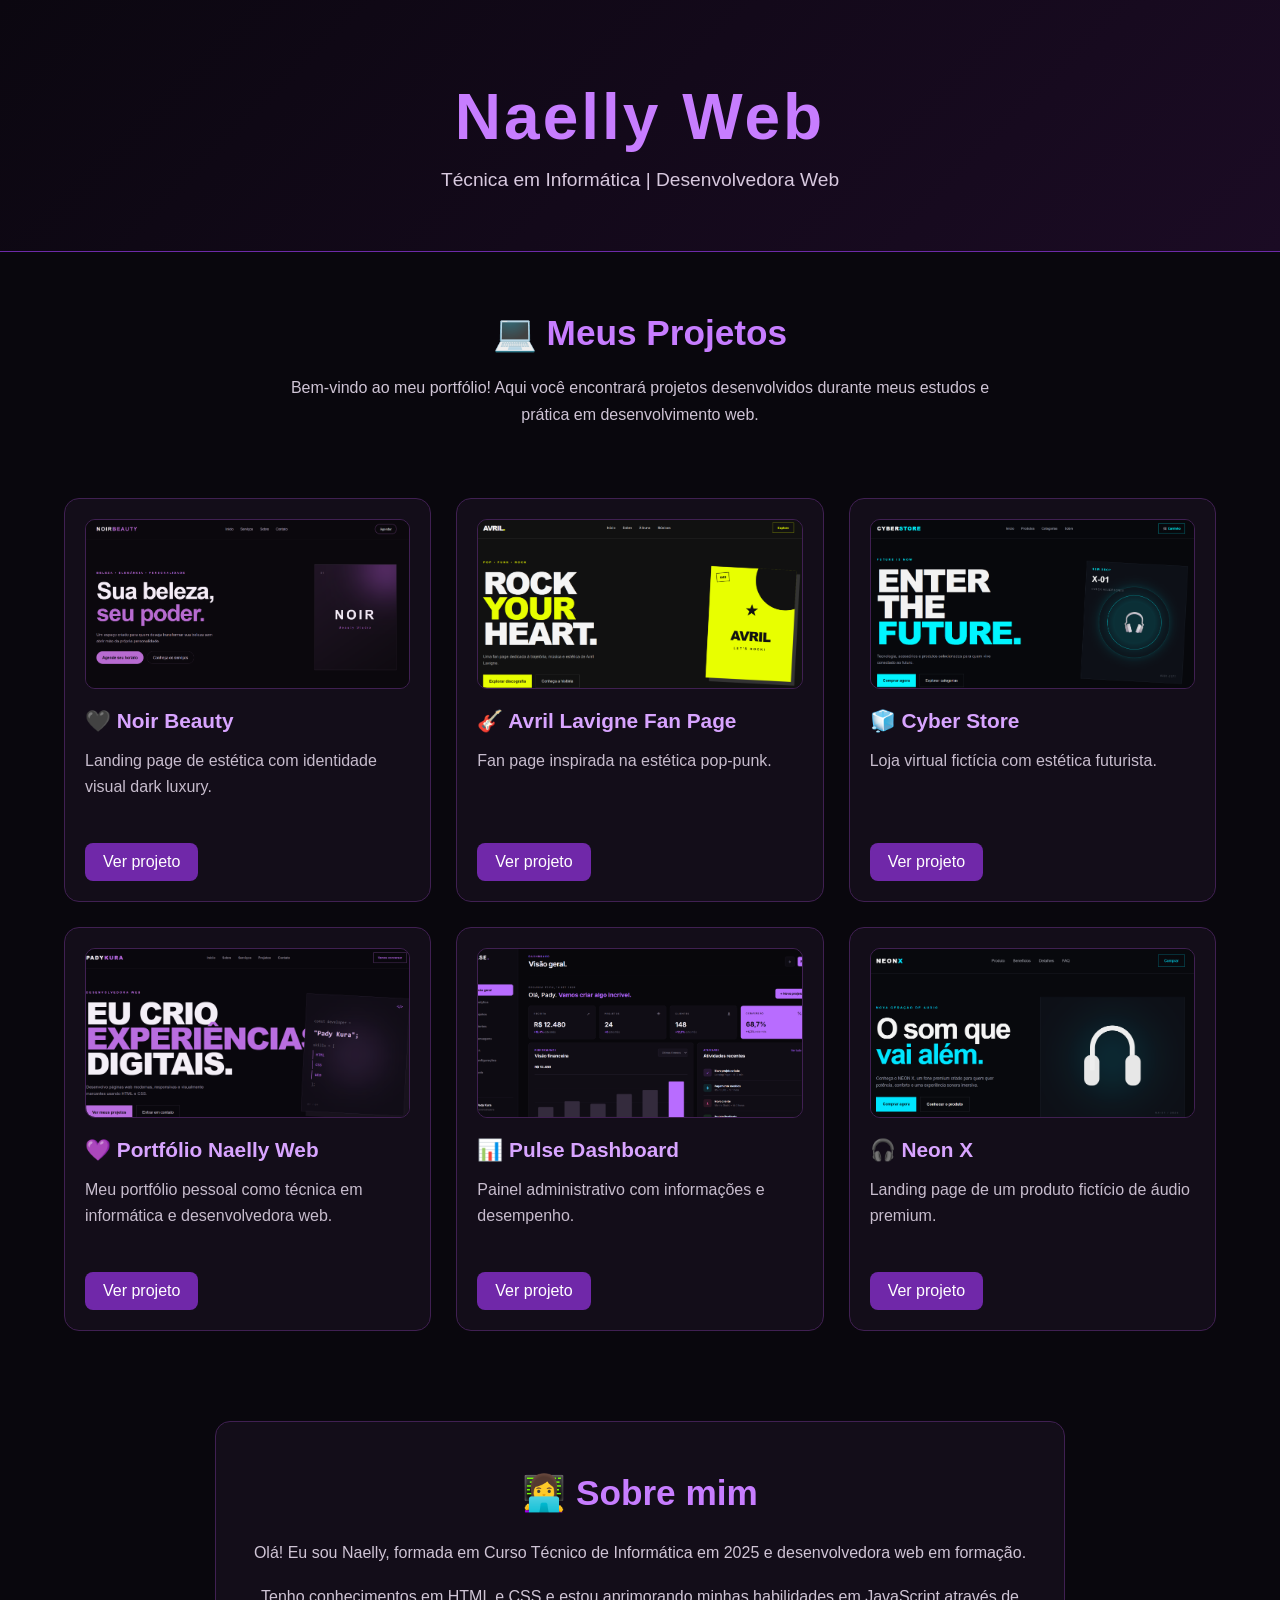
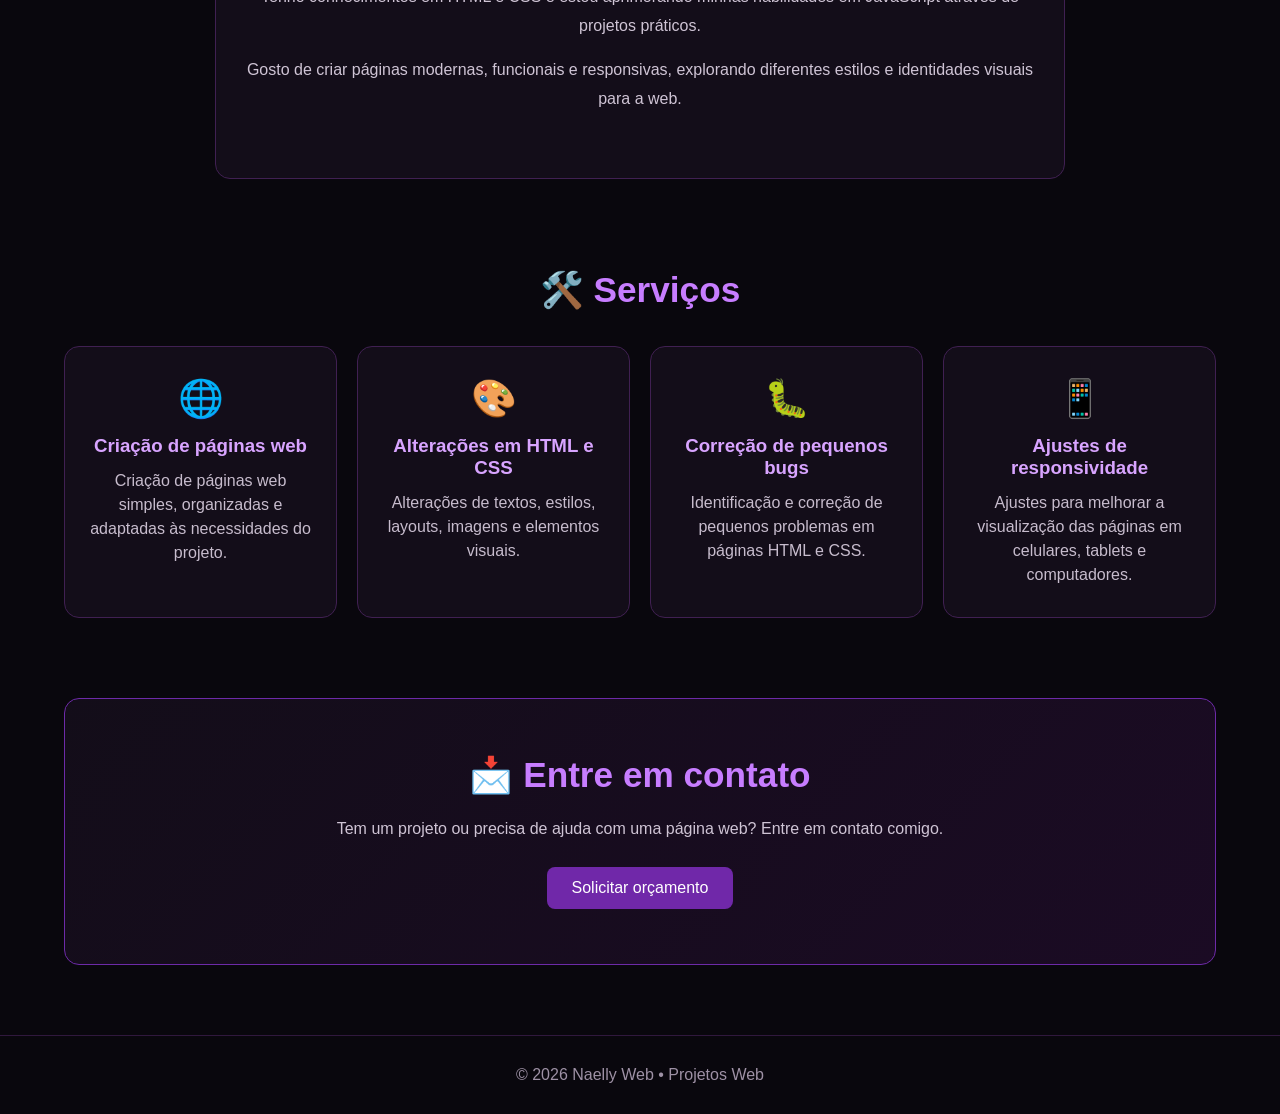
<file: index.html>
<!DOCTYPE html>
<html lang="pt-BR">

<head>
    <meta charset="UTF-8">
    <meta name="viewport" content="width=device-width, initial-scale=1.0">

    <title>Naelly Web | Projetos Web</title>

    <link rel="stylesheet" href="style.css">
</head>

<body>

    <header>
        <h1>Naelly Web</h1>
        <p>Técnica em Informática | Desenvolvedora Web</p>
    </header>


    <main>

        <!-- INTRODUÇÃO -->

        <section class="intro">

            <h2>💻 Meus Projetos</h2>

            <p>
                Bem-vindo ao meu portfólio!
                Aqui você encontrará projetos desenvolvidos
                durante meus estudos e prática em desenvolvimento web.
            </p>

        </section>


        <!-- PROJETOS -->

        <section class="projetos">


            <!-- NOIR BEAUTY -->

            <div class="card">

                <img src="previews/preview-noir-beauty.jpg"
                    alt="Prévia do projeto Noir Beauty">

                <h3>🖤 Noir Beauty</h3>

                <p>
                    Landing page de estética com identidade visual dark luxury.
                </p>

                <a href="trabalho%20com%20codigos/">
                    Ver projeto
                </a>

            </div>


            <!-- AVRIL LAVIGNE -->

            <div class="card">

                <img src="previews/preview-avril-fan-page.jpg.png"
                    alt="Prévia do projeto Avril Lavigne Fan Page">

                <h3>🎸 Avril Lavigne Fan Page</h3>

                <p>
                    Fan page inspirada na estética pop-punk.
                </p>

                <a href="trabalho%20com%20codigos/avril-fan-page/">
                    Ver projeto
                </a>

            </div>


            <!-- CYBER STORE -->

            <div class="card">

                <img src="previews/preview-cyber-store.jpg.png"
                    alt="Prévia do projeto Cyber Store">

                <h3>🧊 Cyber Store</h3>

                <p>
                    Loja virtual fictícia com estética futurista.
                </p>

                <a href="projeto-CYBER%20STORE/">
                    Ver projeto
                </a>

            </div>


            <!-- PORTFÓLIO -->

            <div class="card">

                <img src="previews/preview-portfolio-pady-kura.jpg.png"
                    alt="Prévia do projeto Portfólio Naelly Web">

                <h3>💜 Portfólio Naelly Web</h3>

                <p>
                    Meu portfólio pessoal como técnica em informática
                    e desenvolvedora web.
                </p>

                <a href="portfolio-pady-kura/">
                    Ver projeto
                </a>

            </div>


            <!-- PULSE DASHBOARD -->

            <div class="card">

                <img src="previews/preview-pulse-dashboard.jpg.png"
                    alt="Prévia do projeto Pulse Dashboard">

                <h3>📊 Pulse Dashboard</h3>

                <p>
                    Painel administrativo com informações e desempenho.
                </p>

                <a href="dashboard/">
                    Ver projeto
                </a>

            </div>


            <!-- NEON X -->

            <div class="card">

                <img src="previews/preview-neon-x.jpg.png"
                    alt="Prévia do projeto Neon X">

                <h3>🎧 Neon X</h3>

                <p>
                    Landing page de um produto fictício de áudio premium.
                </p>

                <a href="neon-x/">
                    Ver projeto
                </a>

            </div>


        </section>


        <!-- SOBRE MIM -->

        <section class="sobre">

            <h2>👩‍💻 Sobre mim</h2>

            <p>
                Olá! Eu sou Naelly, formada em Curso Técnico de Informática
                em 2025 e desenvolvedora web em formação.
            </p>

            <p>
                Tenho conhecimentos em HTML e CSS e estou aprimorando
                minhas habilidades em JavaScript através de projetos práticos.
            </p>

            <p>
                Gosto de criar páginas modernas, funcionais e responsivas,
                explorando diferentes estilos e identidades visuais para a web.
            </p>

        </section>


        <!-- SERVIÇOS -->

        <section class="habilidades">

            <h2>🛠️ Serviços</h2>

            <div class="habilidades-lista">


                <!-- SERVIÇO 1 -->

                <div class="habilidade">

                    <span>🌐</span>

                    <h3>Criação de páginas web</h3>

                    <p>
                        Criação de páginas web simples, organizadas
                        e adaptadas às necessidades do projeto.
                    </p>

                </div>


                <!-- SERVIÇO 2 -->

                <div class="habilidade">

                    <span>🎨</span>

                    <h3>Alterações em HTML e CSS</h3>

                    <p>
                        Alterações de textos, estilos, layouts,
                        imagens e elementos visuais.
                    </p>

                </div>


                <!-- SERVIÇO 3 -->

                <div class="habilidade">

                    <span>🐛</span>

                    <h3>Correção de pequenos bugs</h3>

                    <p>
                        Identificação e correção de pequenos
                        problemas em páginas HTML e CSS.
                    </p>

                </div>


                <!-- SERVIÇO 4 -->

                <div class="habilidade">

                    <span>📱</span>

                    <h3>Ajustes de responsividade</h3>

                    <p>
                        Ajustes para melhorar a visualização
                        das páginas em celulares, tablets e computadores.
                    </p>

                </div>


            </div>

        </section>


        <!-- CONTATO -->

        <section class="contato">

            <h2>📩 Entre em contato</h2>

            <p>
                Tem um projeto ou precisa de ajuda com uma página web?
                Entre em contato comigo.
            </p>

            <a href="https://mail.google.com/mail/?view=cm&fs=1&to=naellypadilhadesouzaalves@gmail.com"
                target="_blank"
                class="botao-contato">
                Solicitar orçamento
            </a>

        </section>


    </main>


    <footer>

        <p>
            © 2026 Naelly Web • Projetos Web
        </p>

    </footer>


</body>

</html>
</file>
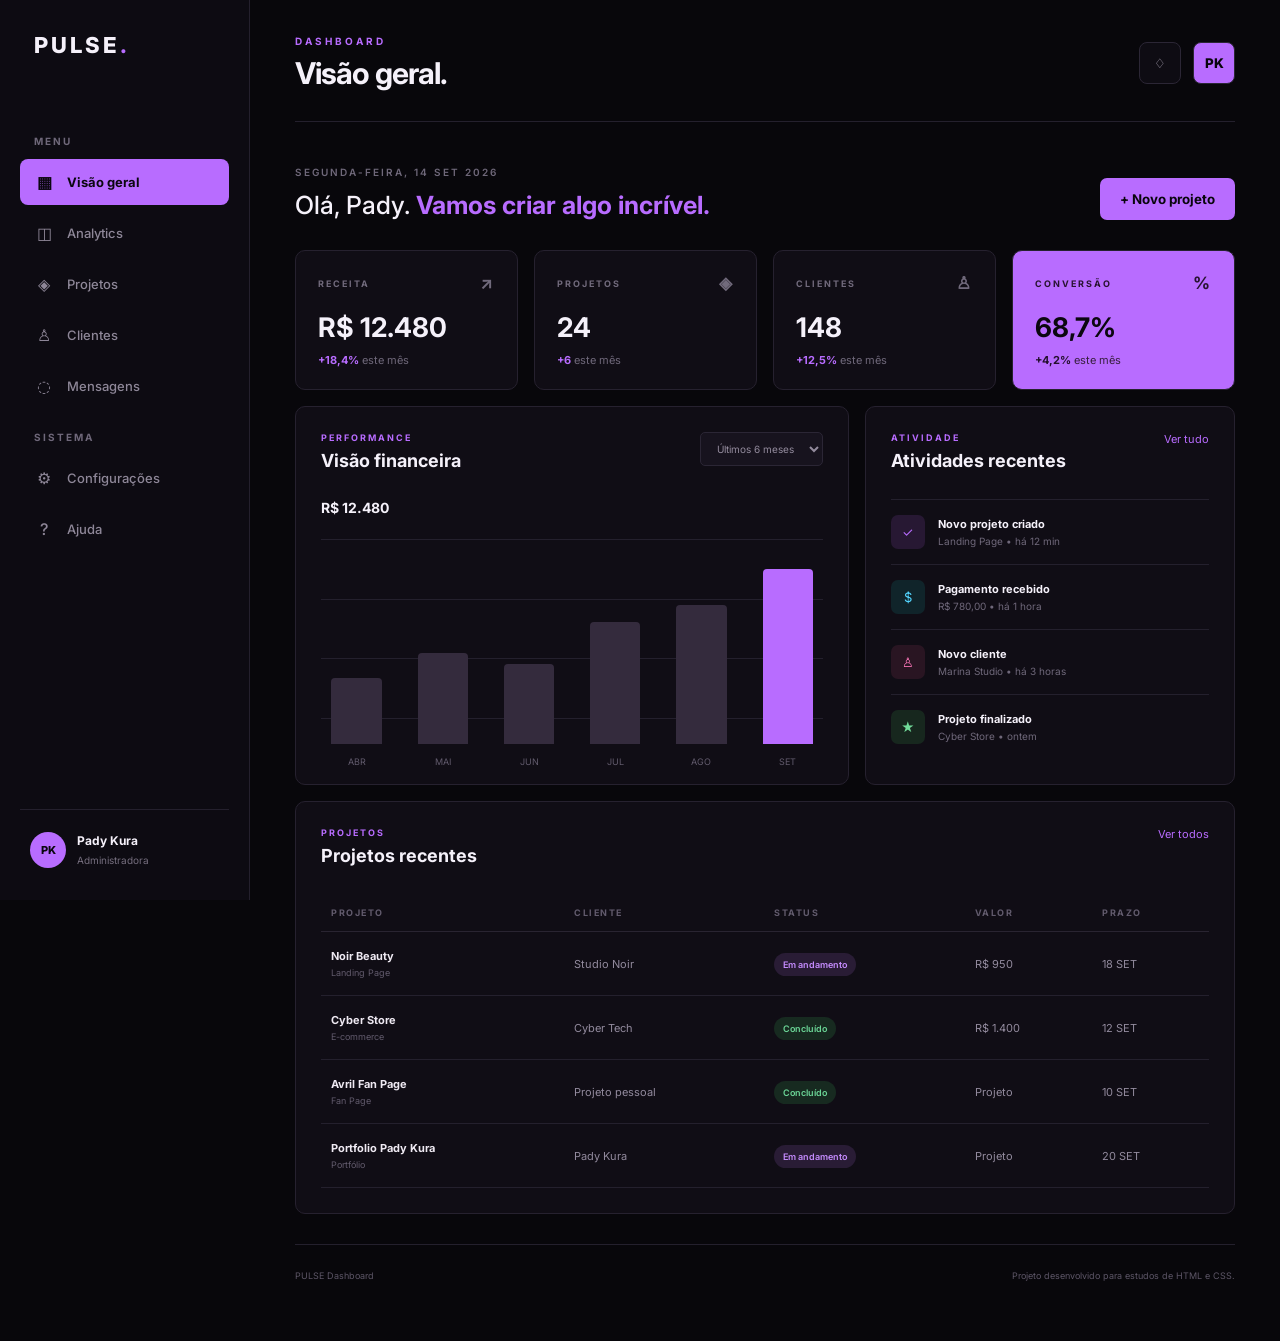
<file: dashboard/index.html>
<!DOCTYPE html>
<html lang="pt-BR">

<head>
    <meta charset="UTF-8">
    <meta name="viewport" content="width=device-width, initial-scale=1.0">

    <title>Pulse Dashboard</title>

    <link rel="stylesheet" href="style.css">
</head>

<body>

    <div class="dashboard">

        <!-- SIDEBAR -->
        <aside class="sidebar">

            <div class="logo">
                PULSE<span>.</span>
            </div>

            <p class="menu-title">MENU</p>

            <nav>
                <a href="#" class="active">
                    <span>▦</span>
                    Visão geral
                </a>

                <a href="#">
                    <span>◫</span>
                    Analytics
                </a>

                <a href="#">
                    <span>◈</span>
                    Projetos
                </a>

                <a href="#">
                    <span>♙</span>
                    Clientes
                </a>

                <a href="#">
                    <span>◌</span>
                    Mensagens
                </a>
            </nav>

            <p class="menu-title">SISTEMA</p>

            <nav>
                <a href="#">
                    <span>⚙</span>
                    Configurações
                </a>

                <a href="#">
                    <span>?</span>
                    Ajuda
                </a>
            </nav>

            <div class="sidebar-bottom">

                <div class="profile">
                    <div class="avatar">PK</div>

                    <div>
                        <strong>Pady Kura</strong>
                        <small>Administradora</small>
                    </div>
                </div>

            </div>

        </aside>


        <!-- CONTEÚDO PRINCIPAL -->
        <main class="main">

            <!-- HEADER -->
            <header class="topbar">

                <div>
                    <p class="eyebrow">DASHBOARD</p>
                    <h1>Visão geral.</h1>
                </div>

                <div class="top-actions">

                    <button class="notification">
                        ♢
                    </button>

                    <button class="profile-button">
                        PK
                    </button>

                </div>

            </header>


            <!-- WELCOME -->
            <section class="welcome">

                <div>
                    <span>SEGUNDA-FEIRA, 14 SET 2026</span>

                    <h2>
                        Olá, Pady.
                        <strong>Vamos criar algo incrível.</strong>
                    </h2>
                </div>

                <button class="primary-button">
                    + Novo projeto
                </button>

            </section>


            <!-- MÉTRICAS -->
            <section class="stats">

                <article class="stat-card">

                    <div class="stat-top">
                        <span>RECEITA</span>
                        <span class="icon">↗</span>
                    </div>

                    <h3>R$ 12.480</h3>

                    <p class="positive">
                        +18,4% <span>este mês</span>
                    </p>

                </article>


                <article class="stat-card">

                    <div class="stat-top">
                        <span>PROJETOS</span>
                        <span class="icon">◈</span>
                    </div>

                    <h3>24</h3>

                    <p class="positive">
                        +6 <span>este mês</span>
                    </p>

                </article>


                <article class="stat-card">

                    <div class="stat-top">
                        <span>CLIENTES</span>
                        <span class="icon">♙</span>
                    </div>

                    <h3>148</h3>

                    <p class="positive">
                        +12,5% <span>este mês</span>
                    </p>

                </article>


                <article class="stat-card highlight">

                    <div class="stat-top">
                        <span>CONVERSÃO</span>
                        <span class="icon">%</span>
                    </div>

                    <h3>68,7%</h3>

                    <p>
                        +4,2% <span>este mês</span>
                    </p>

                </article>

            </section>


            <!-- GRID PRINCIPAL -->
            <section class="content-grid">


                <!-- GRÁFICO -->
                <article class="panel chart-panel">

                    <div class="panel-header">

                        <div>
                            <span class="panel-label">PERFORMANCE</span>
                            <h2>Visão financeira</h2>
                        </div>

                        <select>
                            <option>Últimos 6 meses</option>
                            <option>Últimos 30 dias</option>
                            <option>Este ano</option>
                        </select>

                    </div>


                    <div class="chart">

                        <div class="chart-value">
                            R$ 12.480
                        </div>

                        <div class="chart-lines">
                            <span></span>
                            <span></span>
                            <span></span>
                            <span></span>
                        </div>

                        <div class="bars">

                            <div class="bar" style="height: 35%;">
                                <small>ABR</small>
                            </div>

                            <div class="bar" style="height: 48%;">
                                <small>MAI</small>
                            </div>

                            <div class="bar" style="height: 42%;">
                                <small>JUN</small>
                            </div>

                            <div class="bar" style="height: 64%;">
                                <small>JUL</small>
                            </div>

                            <div class="bar" style="height: 73%;">
                                <small>AGO</small>
                            </div>

                            <div class="bar current" style="height: 92%;">
                                <small>SET</small>
                            </div>

                        </div>

                    </div>

                </article>


                <!-- ATIVIDADES -->
                <article class="panel activity-panel">

                    <div class="panel-header">

                        <div>
                            <span class="panel-label">ATIVIDADE</span>
                            <h2>Atividades recentes</h2>
                        </div>

                        <a href="#">Ver tudo</a>

                    </div>


                    <div class="activity">

                        <div class="activity-icon purple">
                            ✓
                        </div>

                        <div>
                            <strong>Novo projeto criado</strong>
                            <p>Landing Page • há 12 min</p>
                        </div>

                    </div>


                    <div class="activity">

                        <div class="activity-icon blue">
                            $
                        </div>

                        <div>
                            <strong>Pagamento recebido</strong>
                            <p>R$ 780,00 • há 1 hora</p>
                        </div>

                    </div>


                    <div class="activity">

                        <div class="activity-icon pink">
                            ♙
                        </div>

                        <div>
                            <strong>Novo cliente</strong>
                            <p>Marina Studio • há 3 horas</p>
                        </div>

                    </div>


                    <div class="activity">

                        <div class="activity-icon green">
                            ★
                        </div>

                        <div>
                            <strong>Projeto finalizado</strong>
                            <p>Cyber Store • ontem</p>
                        </div>

                    </div>

                </article>

            </section>


            <!-- PROJETOS -->
            <section class="panel projects-panel">

                <div class="panel-header">

                    <div>
                        <span class="panel-label">PROJETOS</span>
                        <h2>Projetos recentes</h2>
                    </div>

                    <a href="#">Ver todos</a>

                </div>


                <div class="table-wrapper">

                    <table>

                        <thead>
                            <tr>
                                <th>PROJETO</th>
                                <th>CLIENTE</th>
                                <th>STATUS</th>
                                <th>VALOR</th>
                                <th>PRAZO</th>
                            </tr>
                        </thead>

                        <tbody>

                            <tr>
                                <td>
                                    <strong>Noir Beauty</strong>
                                    <small>Landing Page</small>
                                </td>

                                <td>Studio Noir</td>

                                <td>
                                    <span class="status progress">
                                        Em andamento
                                    </span>
                                </td>

                                <td>R$ 950</td>

                                <td>18 SET</td>
                            </tr>


                            <tr>
                                <td>
                                    <strong>Cyber Store</strong>
                                    <small>E-commerce</small>
                                </td>

                                <td>Cyber Tech</td>

                                <td>
                                    <span class="status completed">
                                        Concluído
                                    </span>
                                </td>

                                <td>R$ 1.400</td>

                                <td>12 SET</td>
                            </tr>


                            <tr>
                                <td>
                                    <strong>Avril Fan Page</strong>
                                    <small>Fan Page</small>
                                </td>

                                <td>Projeto pessoal</td>

                                <td>
                                    <span class="status completed">
                                        Concluído
                                    </span>
                                </td>

                                <td>Projeto</td>

                                <td>10 SET</td>
                            </tr>


                            <tr>
                                <td>
                                    <strong>Portfolio Pady Kura</strong>
                                    <small>Portfólio</small>
                                </td>

                                <td>Pady Kura</td>

                                <td>
                                    <span class="status progress">
                                        Em andamento
                                    </span>
                                </td>

                                <td>Projeto</td>

                                <td>20 SET</td>
                            </tr>

                        </tbody>

                    </table>

                </div>

            </section>


            <!-- FOOTER -->
            <footer>
                <span>PULSE Dashboard</span>
                <span>Projeto desenvolvido para estudos de HTML e CSS.</span>
            </footer>

        </main>

    </div>

</body>

</html>
</file>
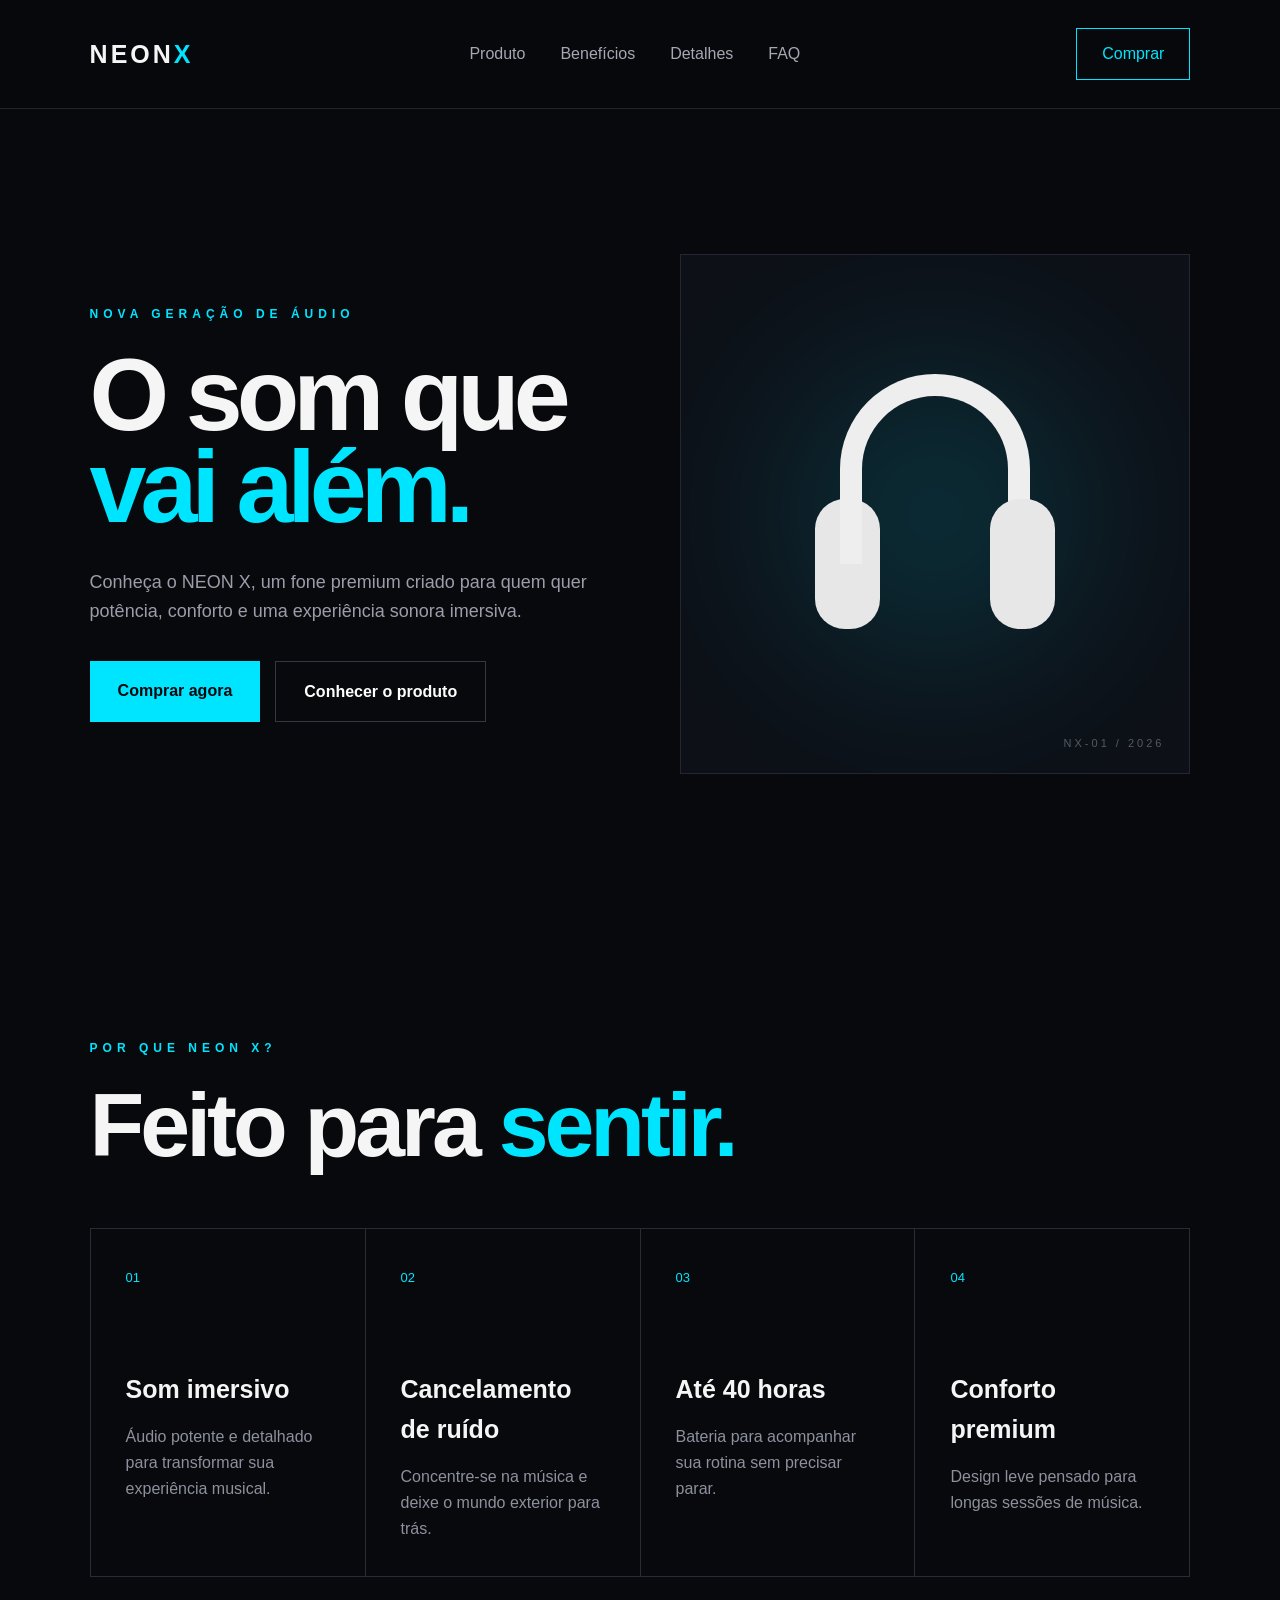
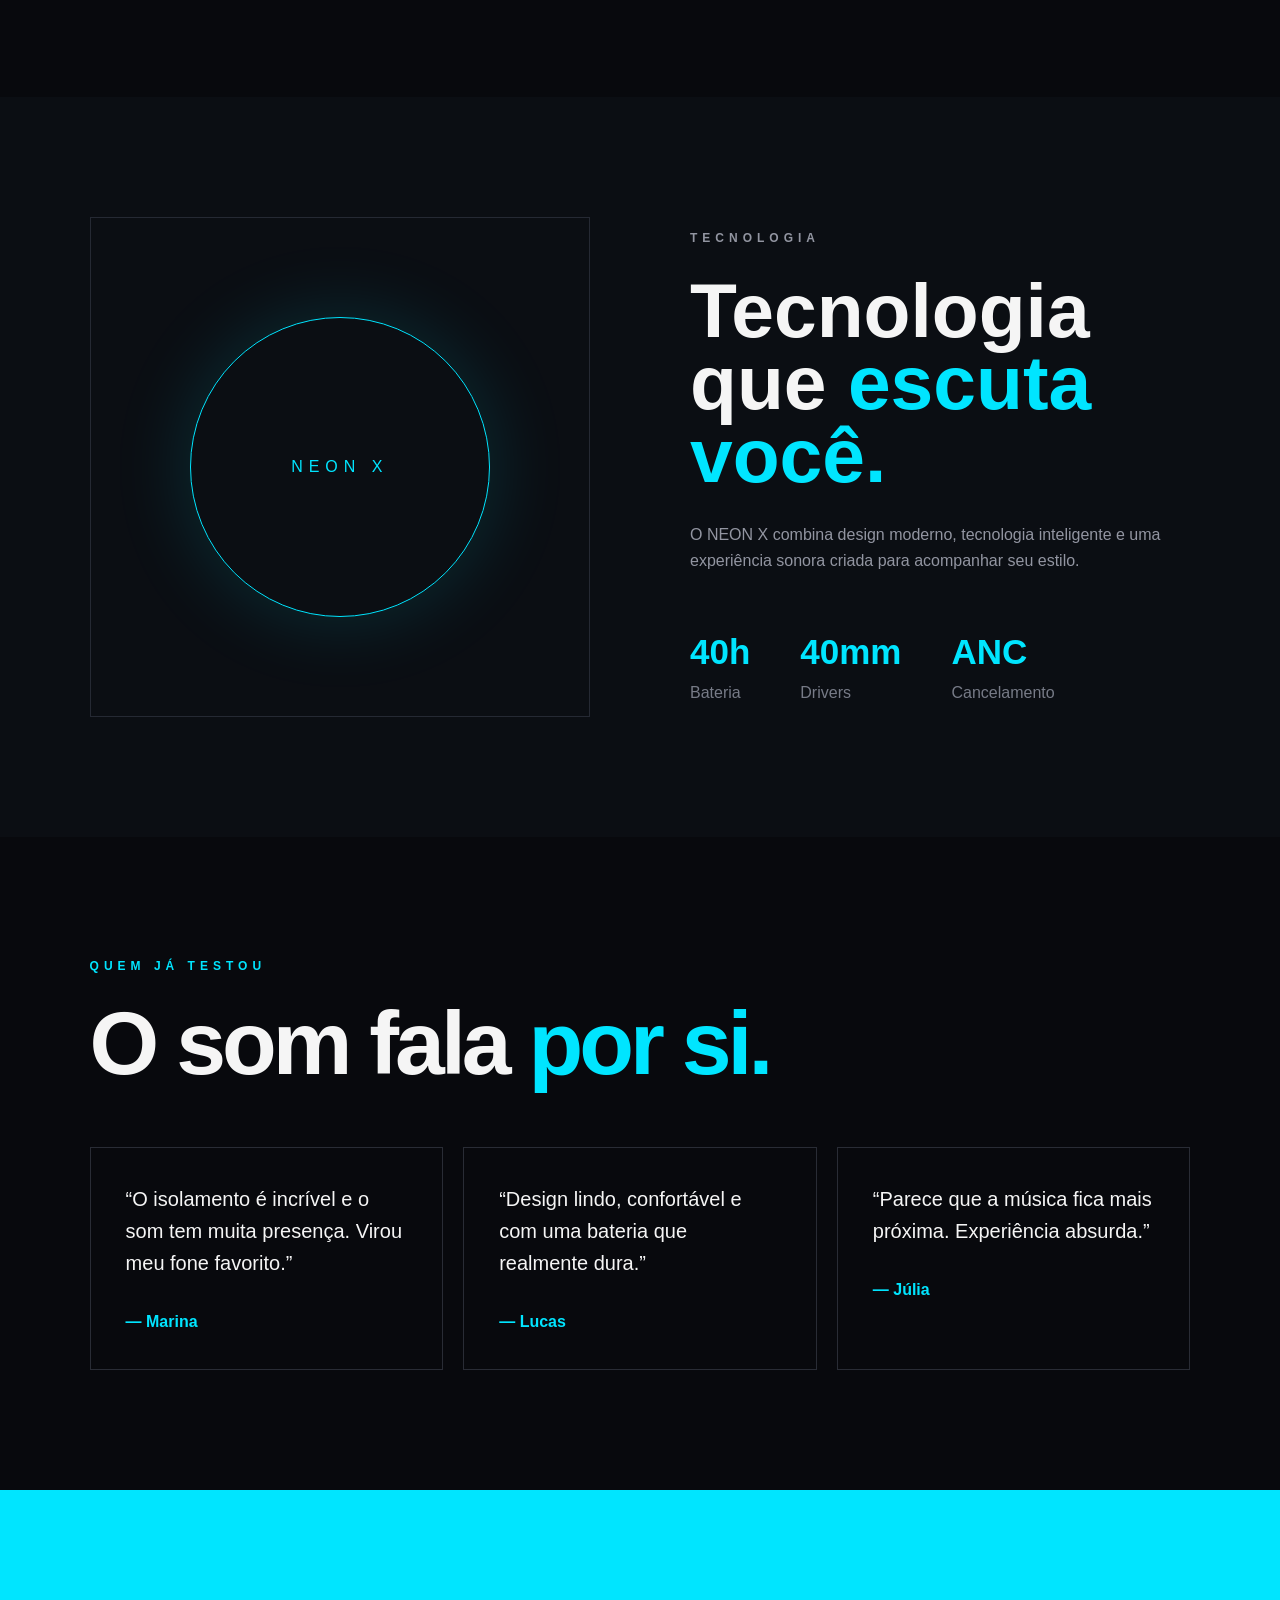
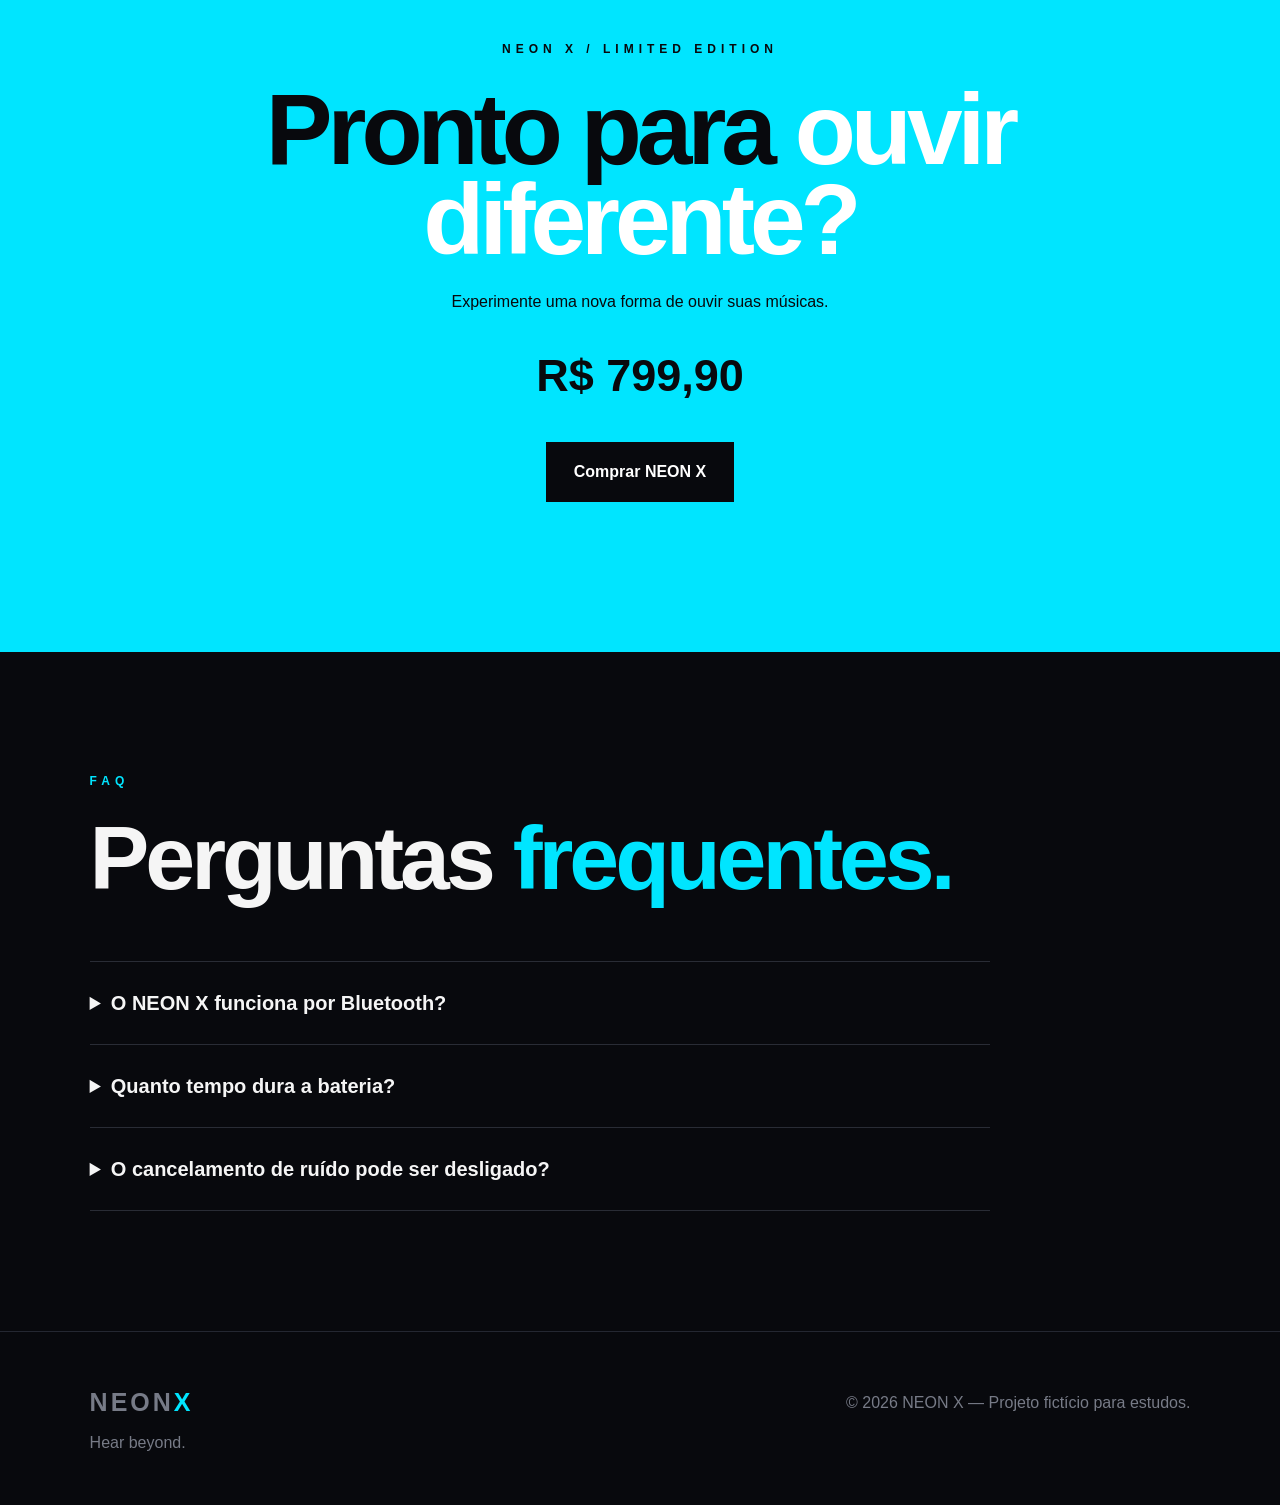
<file: neon-x/index.html>
<!DOCTYPE html>
<html lang="pt-BR">
<head>
    <meta charset="UTF-8">
    <meta name="viewport" content="width=device-width, initial-scale=1.0">
    <title>NEON X | Fone Premium</title>

    <link rel="stylesheet" href="style.css">
</head>

<body>

    <header class="header">

        <a href="#" class="logo">
            NEON<span>X</span>
        </a>

        <nav class="nav">
            <a href="#produto">Produto</a>
            <a href="#beneficios">Benefícios</a>
            <a href="#detalhes">Detalhes</a>
            <a href="#faq">FAQ</a>
        </nav>

        <a href="#comprar" class="header-button">
            Comprar
        </a>

    </header>


    <main>

        <!-- HERO -->

        <section class="hero">

            <div class="hero-content">

                <p class="eyebrow">
                    NOVA GERAÇÃO DE ÁUDIO
                </p>

                <h1>
                    O som que
                    <span>vai além.</span>
                </h1>

                <p class="hero-text">
                    Conheça o NEON X, um fone premium criado
                    para quem quer potência, conforto e uma
                    experiência sonora imersiva.
                </p>

                <div class="hero-buttons">

                    <a href="#comprar" class="button primary">
                        Comprar agora
                    </a>

                    <a href="#produto" class="button secondary">
                        Conhecer o produto
                    </a>

                </div>

            </div>


            <div class="product-visual">

                <div class="glow"></div>

                <div class="headphone">
                    <div class="ear left"></div>
                    <div class="band"></div>
                    <div class="ear right"></div>
                </div>

                <p class="product-code">
                    NX-01 / 2026
                </p>

            </div>

        </section>


        <!-- BENEFÍCIOS -->

        <section class="benefits" id="beneficios">

            <div class="section-title">

                <p class="eyebrow">
                    POR QUE NEON X?
                </p>

                <h2>
                    Feito para
                    <span>sentir.</span>
                </h2>

            </div>


            <div class="benefit-grid">

                <article class="benefit-card">

                    <span class="number">01</span>

                    <h3>
                        Som imersivo
                    </h3>

                    <p>
                        Áudio potente e detalhado para
                        transformar sua experiência musical.
                    </p>

                </article>


                <article class="benefit-card">

                    <span class="number">02</span>

                    <h3>
                        Cancelamento de ruído
                    </h3>

                    <p>
                        Concentre-se na música e deixe
                        o mundo exterior para trás.
                    </p>

                </article>


                <article class="benefit-card">

                    <span class="number">03</span>

                    <h3>
                        Até 40 horas
                    </h3>

                    <p>
                        Bateria para acompanhar sua rotina
                        sem precisar parar.
                    </p>

                </article>


                <article class="benefit-card">

                    <span class="number">04</span>

                    <h3>
                        Conforto premium
                    </h3>

                    <p>
                        Design leve pensado para longas
                        sessões de música.
                    </p>

                </article>

            </div>

        </section>


        <!-- DETALHES -->

        <section class="details" id="detalhes">

            <div class="details-visual">

                <div class="circle">
                    NEON X
                </div>

            </div>


            <div class="details-content">

                <p class="eyebrow">
                    TECNOLOGIA
                </p>

                <h2>
                    Tecnologia que
                    <span>escuta você.</span>
                </h2>

                <p>
                    O NEON X combina design moderno,
                    tecnologia inteligente e uma experiência
                    sonora criada para acompanhar seu estilo.
                </p>

                <div class="specs">

                    <div>
                        <strong>40h</strong>
                        <span>Bateria</span>
                    </div>

                    <div>
                        <strong>40mm</strong>
                        <span>Drivers</span>
                    </div>

                    <div>
                        <strong>ANC</strong>
                        <span>Cancelamento</span>
                    </div>

                </div>

            </div>

        </section>


        <!-- DEPOIMENTOS -->

        <section class="reviews">

            <div class="section-title">

                <p class="eyebrow">
                    QUEM JÁ TESTOU
                </p>

                <h2>
                    O som fala
                    <span>por si.</span>
                </h2>

            </div>


            <div class="review-grid">

                <article class="review">

                    <p>
                        “O isolamento é incrível e o som
                        tem muita presença. Virou meu fone
                        favorito.”
                    </p>

                    <strong>
                        — Marina
                    </strong>

                </article>


                <article class="review">

                    <p>
                        “Design lindo, confortável e com
                        uma bateria que realmente dura.”
                    </p>

                    <strong>
                        — Lucas
                    </strong>

                </article>


                <article class="review">

                    <p>
                        “Parece que a música fica mais
                        próxima. Experiência absurda.”
                    </p>

                    <strong>
                        — Júlia
                    </strong>

                </article>

            </div>

        </section>


        <!-- COMPRA -->

        <section class="buy" id="comprar">

            <p class="eyebrow">
                NEON X / LIMITED EDITION
            </p>

            <h2>
                Pronto para
                <span>ouvir diferente?</span>
            </h2>

            <p>
                Experimente uma nova forma de ouvir suas músicas.
            </p>

            <div class="price">
                R$ 799,90
            </div>

            <a href="#" class="button primary">
                Comprar NEON X
            </a>

        </section>


        <!-- FAQ -->

        <section class="faq" id="faq">

            <div class="section-title">

                <p class="eyebrow">
                    FAQ
                </p>

                <h2>
                    Perguntas
                    <span>frequentes.</span>
                </h2>

            </div>


            <div class="faq-list">

                <details>
                    <summary>
                        O NEON X funciona por Bluetooth?
                    </summary>

                    <p>
                        Sim. O NEON X possui conexão sem fio
                        para facilitar o uso no dia a dia.
                    </p>
                </details>


                <details>
                    <summary>
                        Quanto tempo dura a bateria?
                    </summary>

                    <p>
                        A bateria oferece até 40 horas de
                        reprodução, dependendo do uso.
                    </p>
                </details>


                <details>
                    <summary>
                        O cancelamento de ruído pode ser desligado?
                    </summary>

                    <p>
                        Sim. O usuário pode escolher entre
                        diferentes modos de áudio.
                    </p>
                </details>

            </div>

        </section>

    </main>


    <footer class="footer">

        <div>
            <a href="#" class="logo">
                NEON<span>X</span>
            </a>

            <p>
                Hear beyond.
            </p>
        </div>

        <p>
            © 2026 NEON X — Projeto fictício para estudos.
        </p>

    </footer>

</body>
</html>
</file>
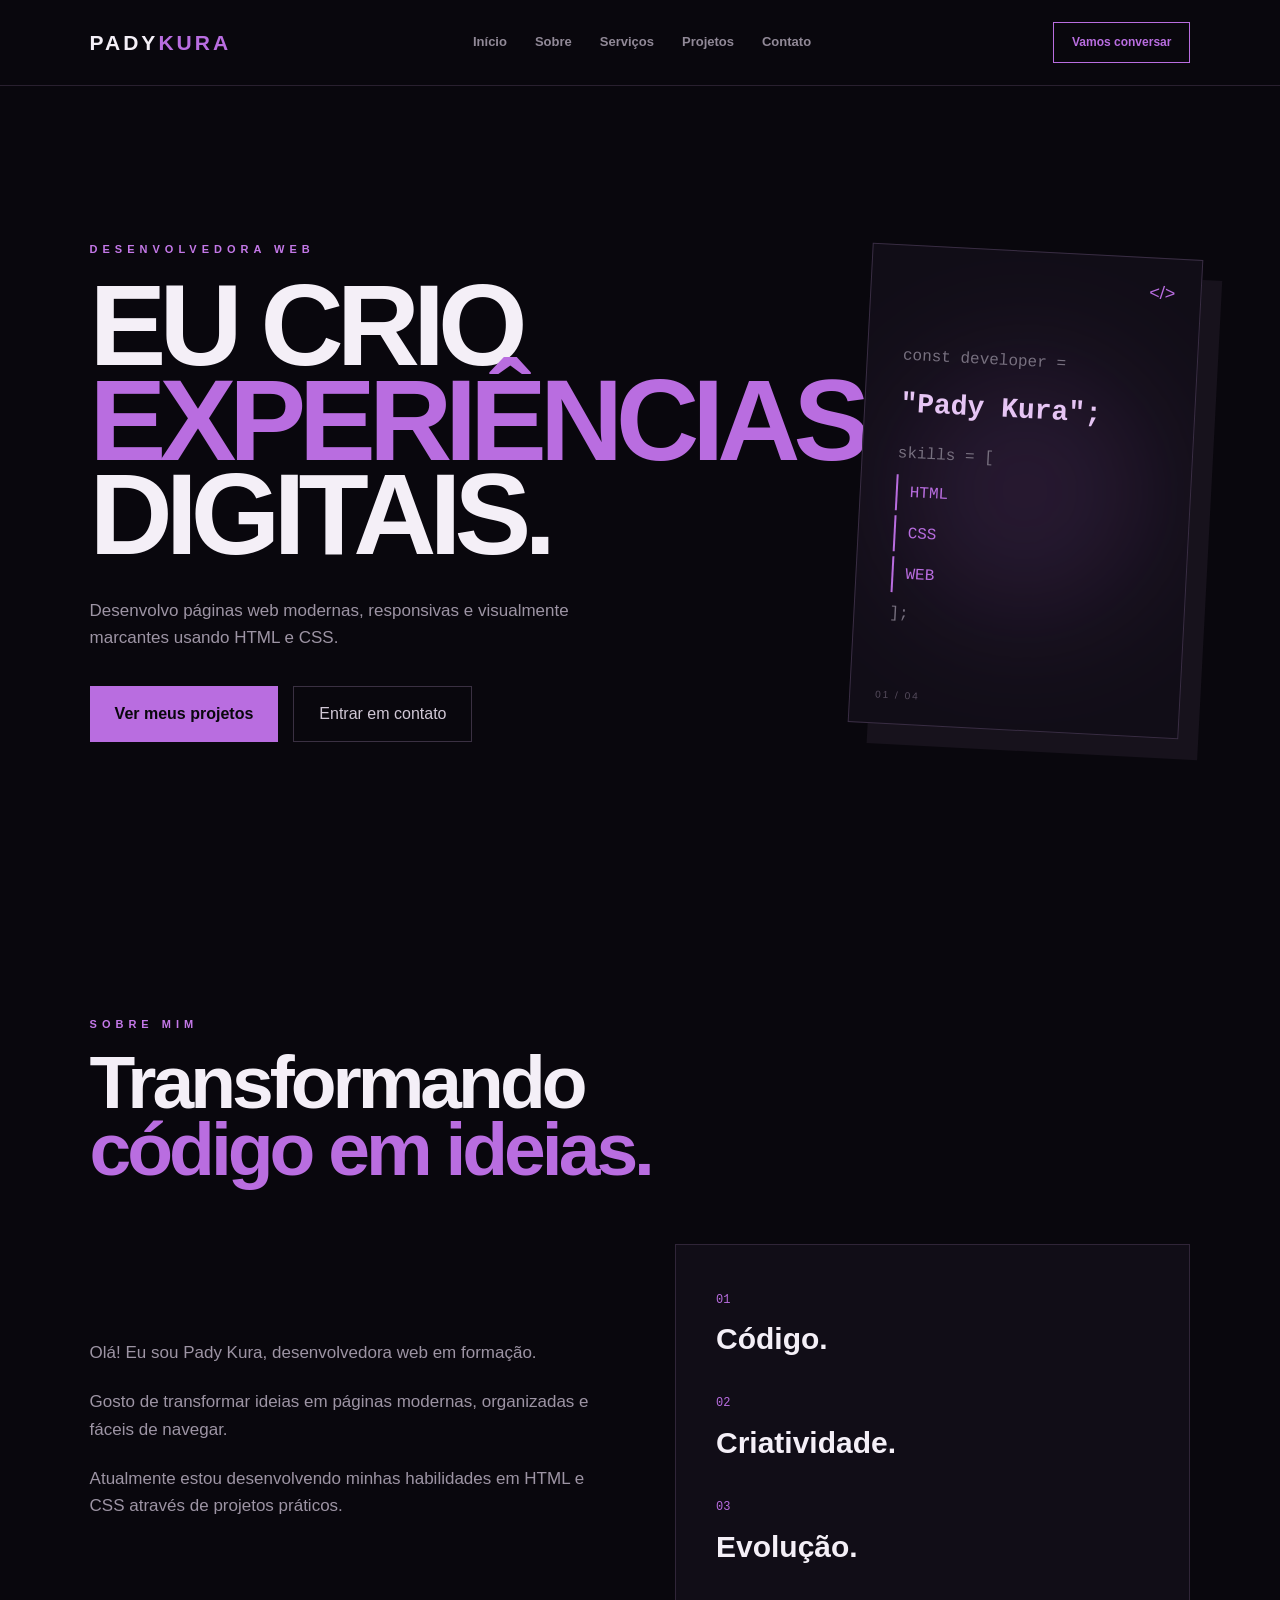
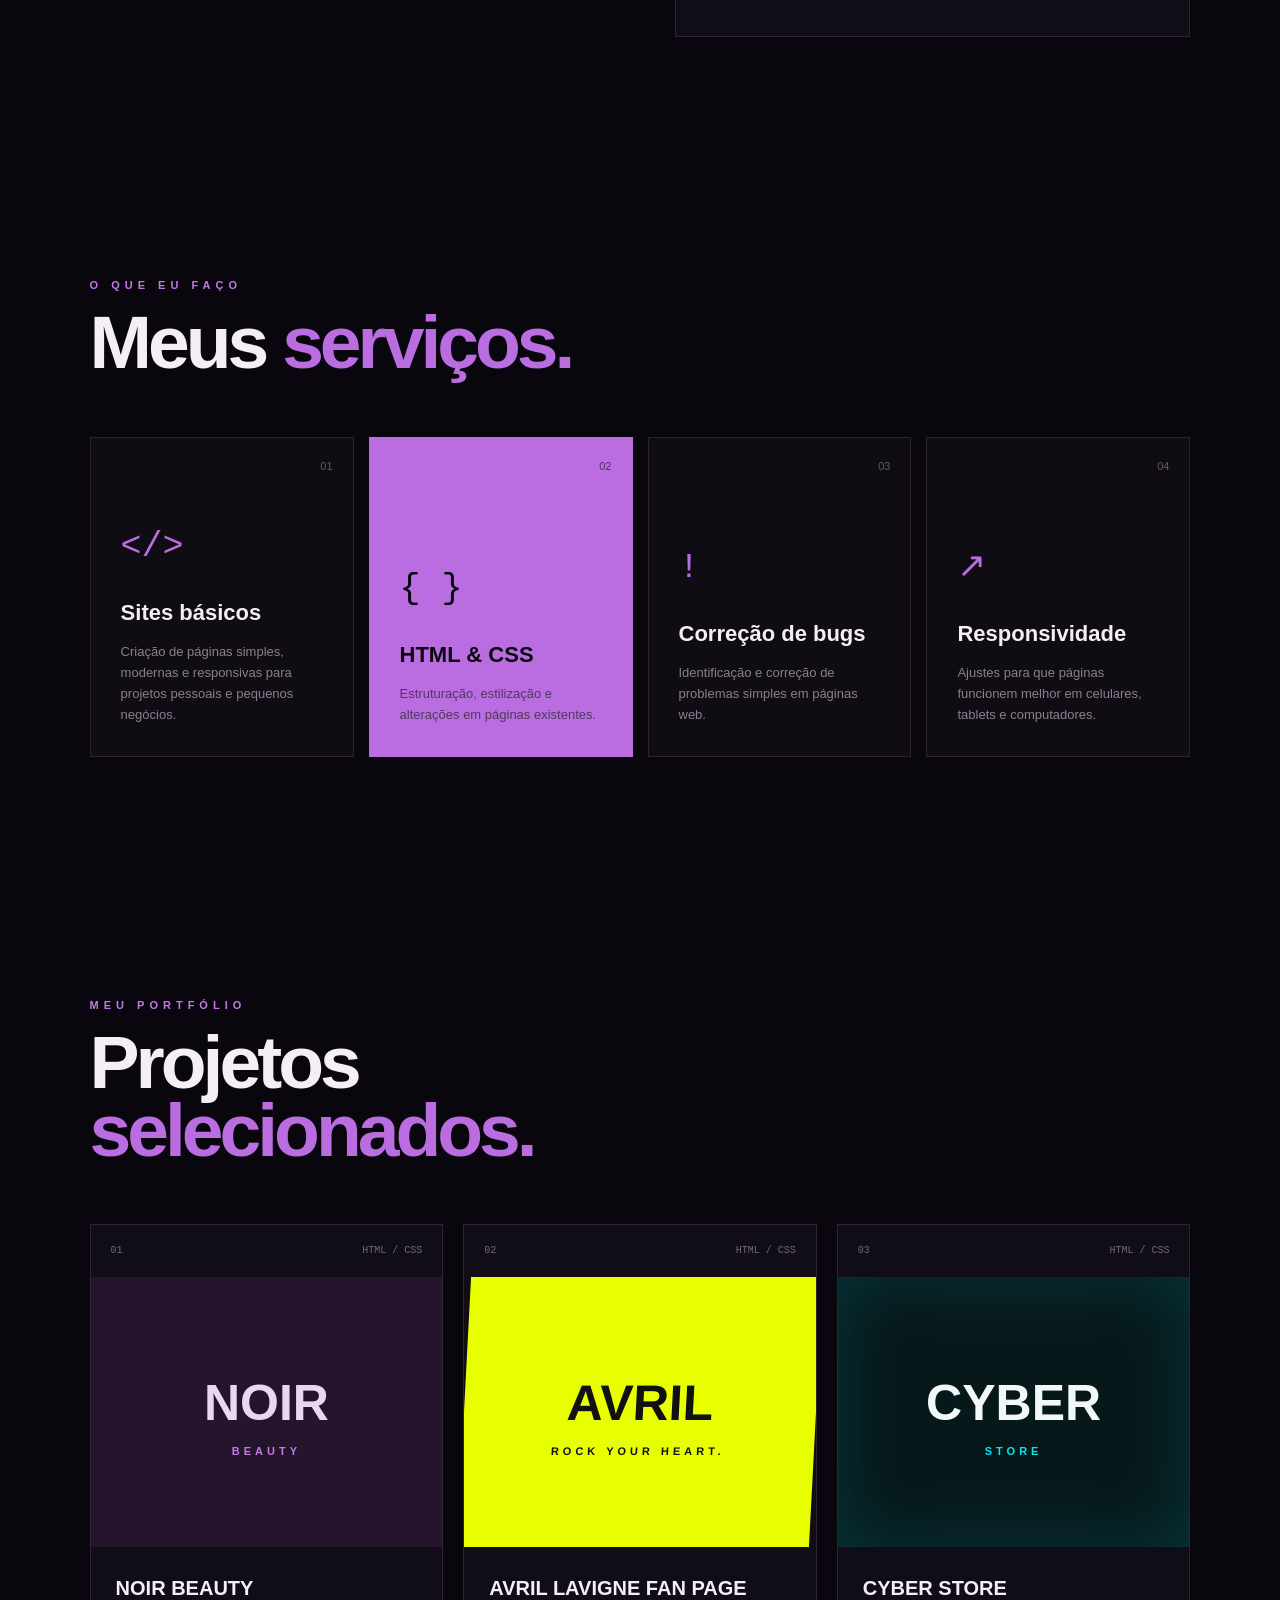
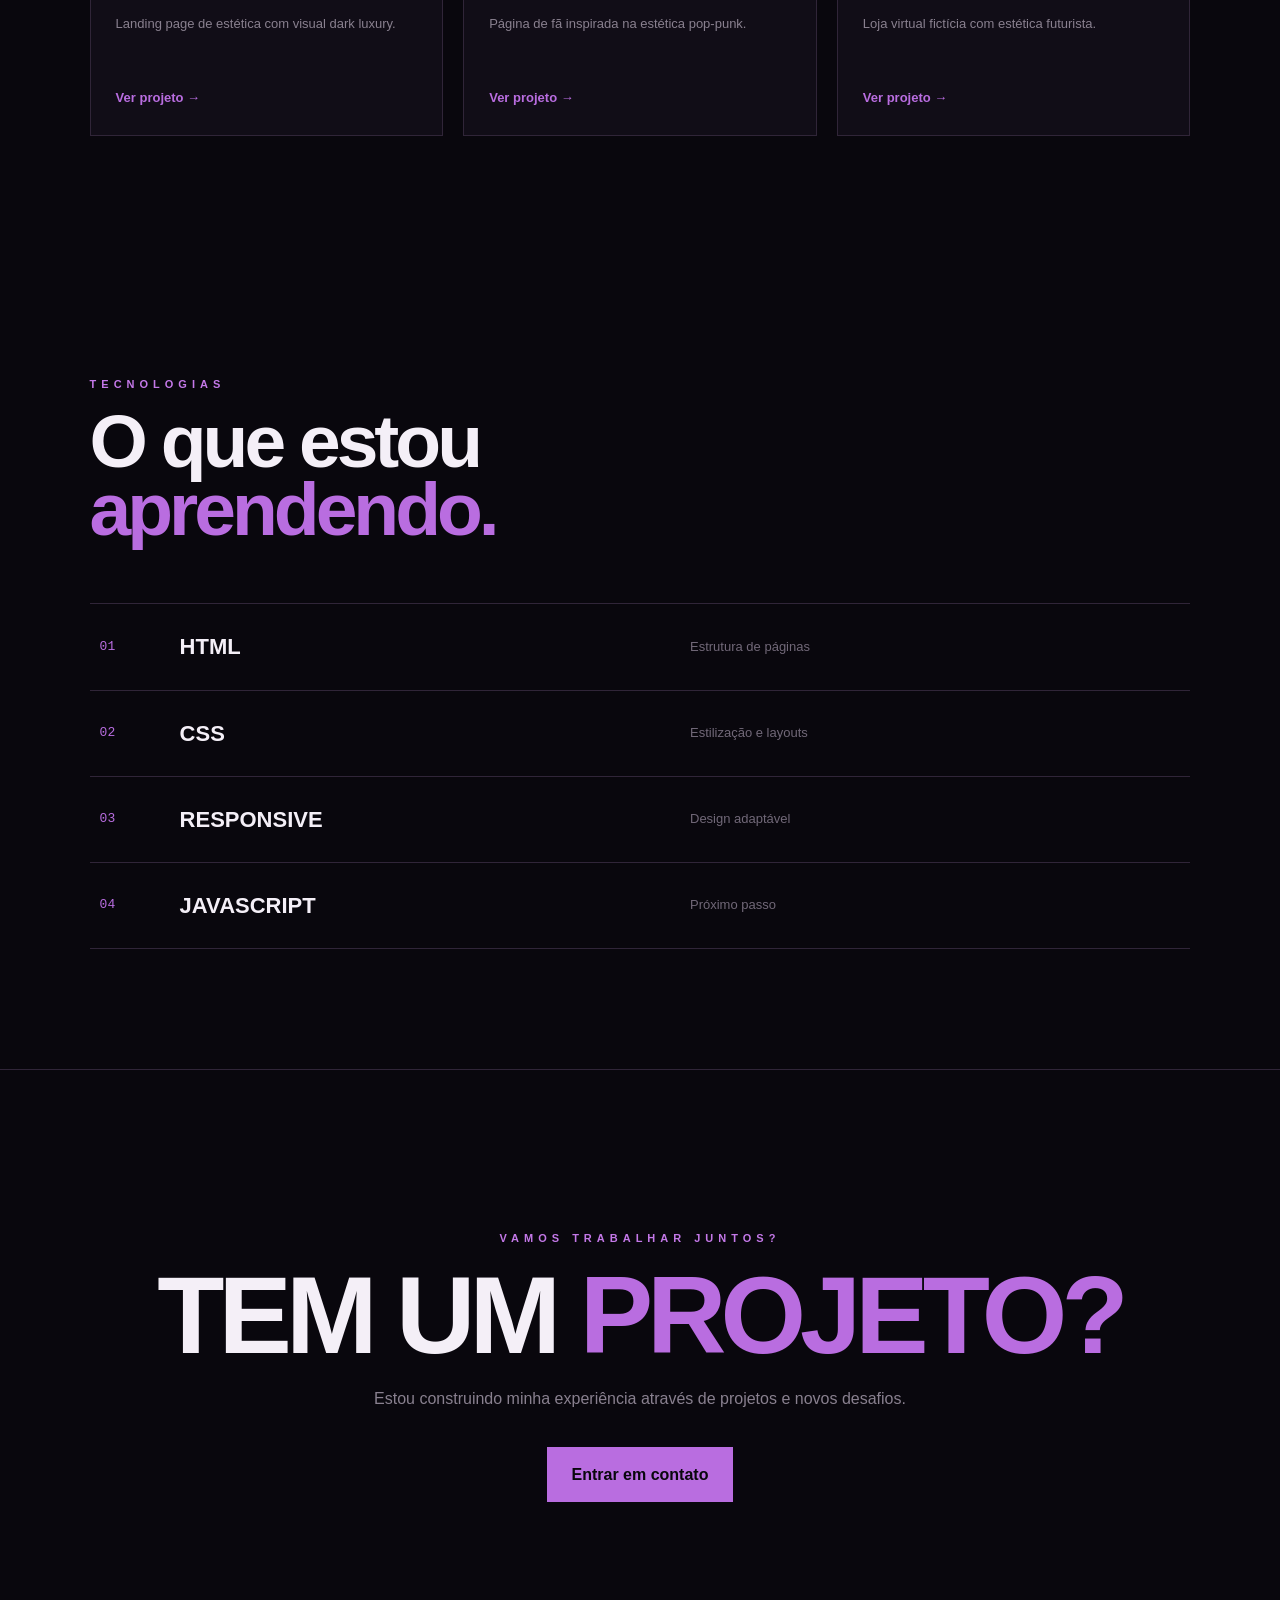
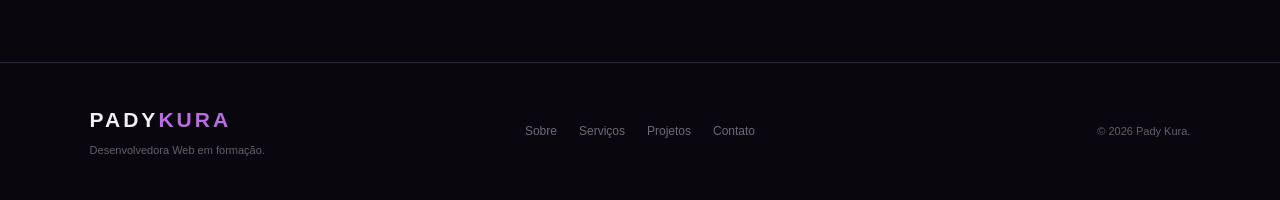
<file: portfolio-pady-kura/index.html>
<!DOCTYPE html>
<html lang="pt-BR">

<head>

    <meta charset="UTF-8">

    <meta name="viewport" content="width=device-width, initial-scale=1.0">

    <title>Pady Kura | Desenvolvedora Web</title>

    <link rel="stylesheet" href="style.css">

</head>


<body>


    <!-- CABEÇALHO -->

    <header class="cabecalho">

        <a href="#inicio" class="logo">
            PADY<span>KURA</span>
        </a>


        <nav class="menu">

            <a href="#inicio">
                Início
            </a>

            <a href="#sobre">
                Sobre
            </a>

            <a href="#servicos">
                Serviços
            </a>

            <a href="#projetos">
                Projetos
            </a>

            <a href="#contato">
                Contato
            </a>

        </nav>


        <a href="#contato" class="botao-header">
            Vamos conversar
        </a>

    </header>



    <main>


        <!-- HERO -->

        <section id="inicio" class="hero">


            <div class="hero-conteudo">

                <p class="tag">
                    DESENVOLVEDORA WEB
                </p>


                <h1>

                    EU CRIO
                    <span>EXPERIÊNCIAS</span>
                    DIGITAIS.

                </h1>


                <p class="descricao">

                    Desenvolvo páginas web modernas,
                    responsivas e visualmente marcantes
                    usando HTML e CSS.

                </p>


                <div class="botoes">

                    <a href="#projetos" class="botao-principal">
                        Ver meus projetos
                    </a>


                    <a href="#contato" class="botao-secundario">
                        Entrar em contato
                    </a>

                </div>

            </div>



            <div class="hero-card">


                <div class="codigo-topo">
                    &lt;/&gt;
                </div>


                <div class="codigo">

                    <p>
                        const developer =
                    </p>

                    <h2>
                        "Pady Kura";
                    </h2>

                    <p>
                        skills = [
                    </p>

                    <span>
                        HTML
                    </span>

                    <span>
                        CSS
                    </span>

                    <span>
                        WEB
                    </span>

                    <p>
                        ];
                    </p>

                </div>


                <div class="numero">
                    01 / 04
                </div>


            </div>


        </section>



        <!-- SOBRE -->

        <section id="sobre" class="sobre">


            <div class="titulo-secao">

                <p>
                    SOBRE MIM
                </p>

                <h2>

                    Transformando
                    <span>código em ideias.</span>

                </h2>

            </div>



            <div class="sobre-grid">


                <div class="sobre-texto">

                    <p>

                        Olá! Eu sou Pady Kura,
                        desenvolvedora web em formação.

                    </p>


                    <p>

                        Gosto de transformar ideias em
                        páginas modernas, organizadas e
                        fáceis de navegar.

                    </p>


                    <p>

                        Atualmente estou desenvolvendo
                        minhas habilidades em HTML e CSS
                        através de projetos práticos.

                    </p>

                </div>



                <div class="sobre-card">

                    <span>
                        01
                    </span>

                    <h3>
                        Código.
                    </h3>

                    <span>
                        02
                    </span>

                    <h3>
                        Criatividade.
                    </h3>

                    <span>
                        03
                    </span>

                    <h3>
                        Evolução.
                    </h3>

                </div>


            </div>

        </section>



        <!-- SERVIÇOS -->

        <section id="servicos" class="servicos">


            <div class="titulo-secao">

                <p>
                    O QUE EU FAÇO
                </p>

                <h2>

                    Meus
                    <span>serviços.</span>

                </h2>

            </div>



            <div class="servico-grid">


                <article class="servico-card">

                    <span class="numero-servico">
                        01
                    </span>


                    <div class="icone">
                        &lt;/&gt;
                    </div>


                    <h3>
                        Sites básicos
                    </h3>


                    <p>

                        Criação de páginas simples,
                        modernas e responsivas para
                        projetos pessoais e pequenos negócios.

                    </p>

                </article>



                <article class="servico-card destaque">

                    <span class="numero-servico">
                        02
                    </span>


                    <div class="icone">
                        { }
                    </div>


                    <h3>
                        HTML & CSS
                    </h3>


                    <p>

                        Estruturação, estilização e
                        alterações em páginas existentes.

                    </p>

                </article>



                <article class="servico-card">

                    <span class="numero-servico">
                        03
                    </span>


                    <div class="icone">
                        !
                    </div>


                    <h3>
                        Correção de bugs
                    </h3>


                    <p>

                        Identificação e correção de
                        problemas simples em páginas web.

                    </p>

                </article>



                <article class="servico-card">

                    <span class="numero-servico">
                        04
                    </span>


                    <div class="icone">
                        ↗
                    </div>


                    <h3>
                        Responsividade
                    </h3>


                    <p>

                        Ajustes para que páginas funcionem
                        melhor em celulares, tablets e computadores.

                    </p>

                </article>


            </div>

        </section>



        <!-- PROJETOS -->

        <section id="projetos" class="projetos">


            <div class="titulo-secao">

                <p>
                    MEU PORTFÓLIO
                </p>

                <h2>

                    Projetos
                    <span>selecionados.</span>

                </h2>

            </div>



            <div class="projeto-grid">


                <!-- PROJETO 1 -->

                <article class="projeto-card projeto-roxo">


                    <div class="projeto-topo">

                        <span>
                            01
                        </span>

                        <span>
                            HTML / CSS
                        </span>

                    </div>


                    <div class="projeto-visual">

                        <h3>
                            NOIR
                        </h3>

                        <p>
                            BEAUTY
                        </p>

                    </div>


                    <div class="projeto-info">

                        <h3>
                            NOIR BEAUTY
                        </h3>

                        <p>
                            Landing page de estética
                            com visual dark luxury.
                        </p>


                        <a href="#">
                            Ver projeto →
                        </a>

                    </div>


                </article>



                <!-- PROJETO 2 -->

                <article class="projeto-card projeto-punk">


                    <div class="projeto-topo">

                        <span>
                            02
                        </span>

                        <span>
                            HTML / CSS
                        </span>

                    </div>


                    <div class="projeto-visual">

                        <h3>
                            AVRIL
                        </h3>

                        <p>
                            ROCK YOUR HEART.
                        </p>

                    </div>


                    <div class="projeto-info">

                        <h3>
                            AVRIL LAVIGNE FAN PAGE
                        </h3>

                        <p>
                            Página de fã inspirada
                            na estética pop-punk.
                        </p>


                        <a href="#">
                            Ver projeto →
                        </a>

                    </div>


                </article>



                <!-- PROJETO 3 -->

                <article class="projeto-card projeto-cyber">


                    <div class="projeto-topo">

                        <span>
                            03
                        </span>

                        <span>
                            HTML / CSS
                        </span>

                    </div>


                    <div class="projeto-visual">

                        <h3>
                            CYBER
                        </h3>

                        <p>
                            STORE
                        </p>

                    </div>


                    <div class="projeto-info">

                        <h3>
                            CYBER STORE
                        </h3>

                        <p>
                            Loja virtual fictícia
                            com estética futurista.
                        </p>


                        <a href="#">
                            Ver projeto →
                        </a>

                    </div>


                </article>


            </div>

        </section>



        <!-- HABILIDADES -->

        <section class="habilidades">


            <div class="titulo-secao">

                <p>
                    TECNOLOGIAS
                </p>

                <h2>

                    O que estou
                    <span>aprendendo.</span>

                </h2>

            </div>



            <div class="habilidades-lista">


                <div class="habilidade">

                    <span>
                        01
                    </span>

                    <h3>
                        HTML
                    </h3>

                    <p>
                        Estrutura de páginas
                    </p>

                </div>



                <div class="habilidade">

                    <span>
                        02
                    </span>

                    <h3>
                        CSS
                    </h3>

                    <p>
                        Estilização e layouts
                    </p>

                </div>



                <div class="habilidade">

                    <span>
                        03
                    </span>

                    <h3>
                        RESPONSIVE
                    </h3>

                    <p>
                        Design adaptável
                    </p>

                </div>



                <div class="habilidade">

                    <span>
                        04
                    </span>

                    <h3>
                        JAVASCRIPT
                    </h3>

                    <p>
                        Próximo passo
                    </p>

                </div>


            </div>

        </section>



        <!-- CONTATO -->

        <section id="contato" class="contato">


            <p class="tag">
                VAMOS TRABALHAR JUNTOS?
            </p>


            <h2>

                TEM UM
                <span>PROJETO?</span>

            </h2>


            <p>

                Estou construindo minha experiência
                através de projetos e novos desafios.

            </p>


            <a href="mailto:seuemail@email.com" class="botao-principal">

                Entrar em contato

            </a>


        </section>


    </main>



    <!-- RODAPÉ -->

    <footer>


        <div>

            <a href="#inicio" class="logo">
                PADY<span>KURA</span>
            </a>

            <p>
                Desenvolvedora Web em formação.
            </p>

        </div>


        <div class="footer-links">

            <a href="#sobre">
                Sobre
            </a>

            <a href="#servicos">
                Serviços
            </a>

            <a href="#projetos">
                Projetos
            </a>

            <a href="#contato">
                Contato
            </a>

        </div>


        <p class="copyright">

            © 2026 Pady Kura.

        </p>


    </footer>


</body>

</html>
</file>
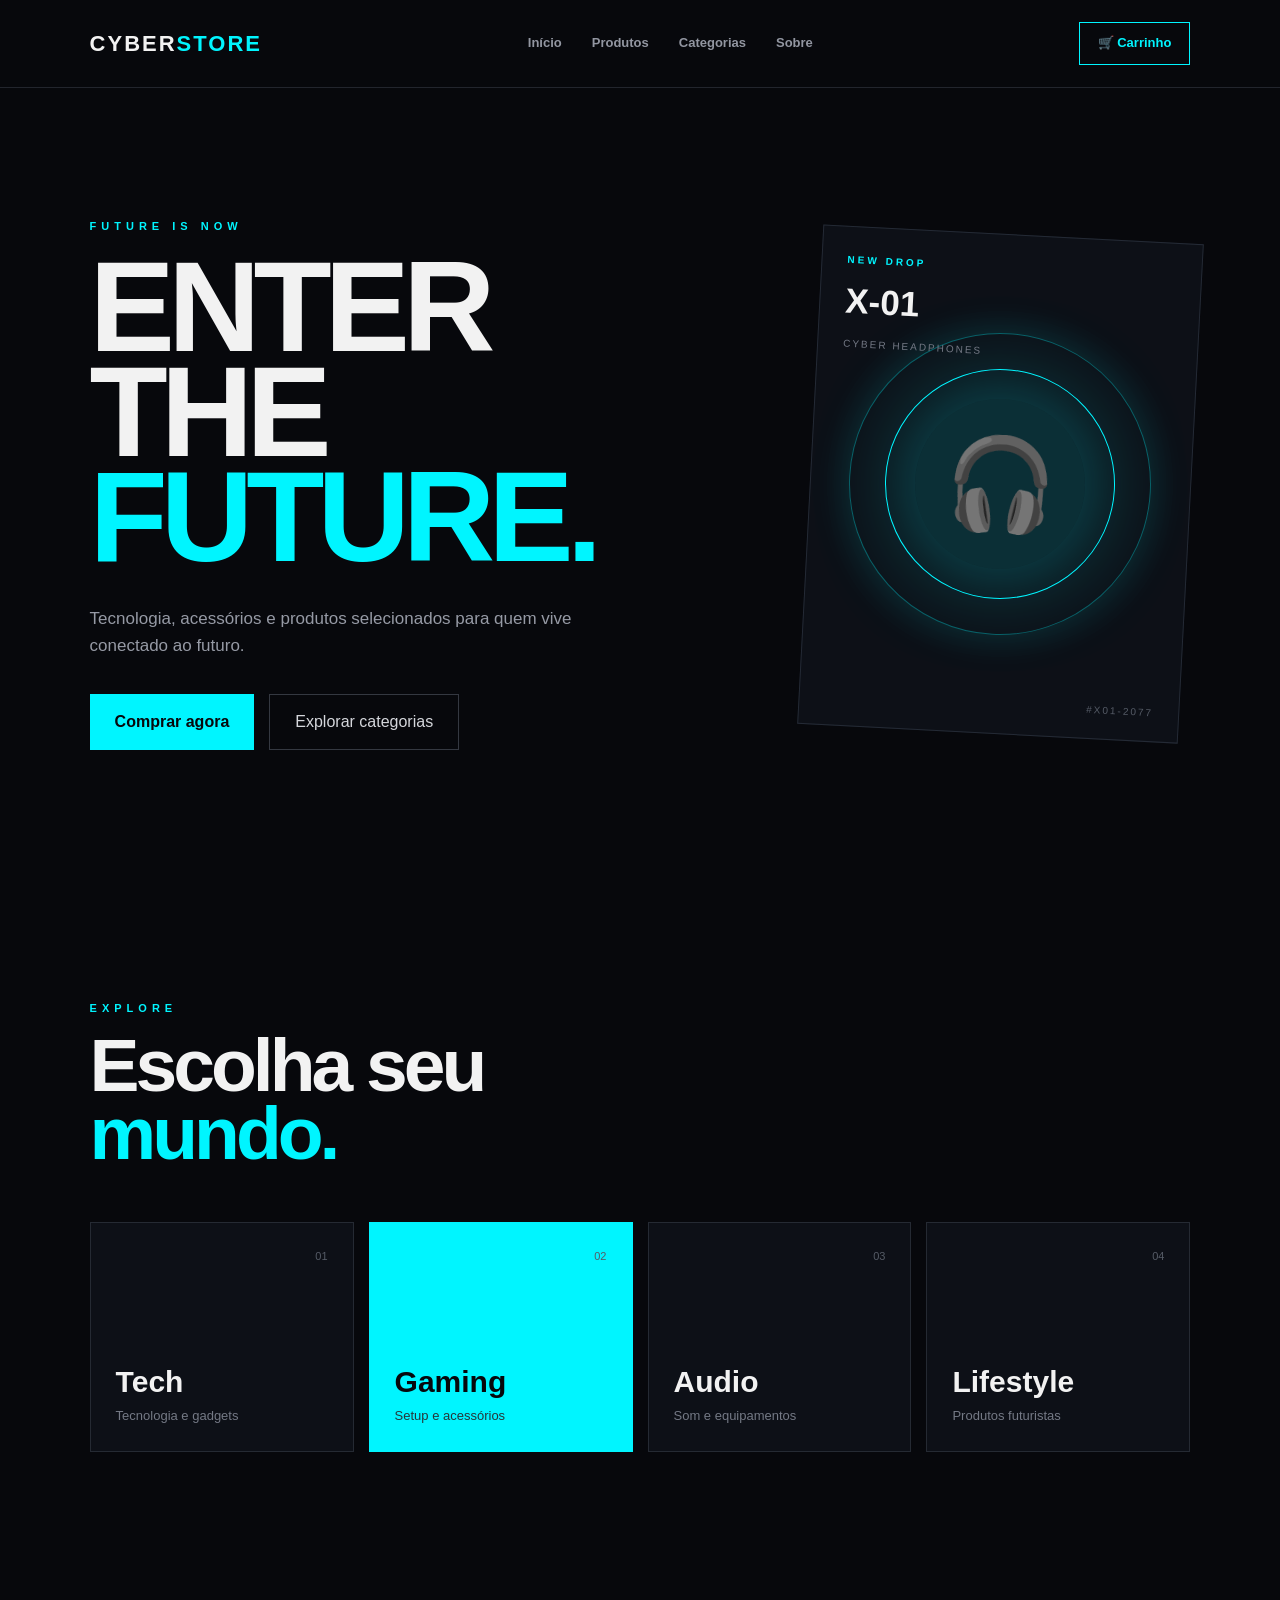
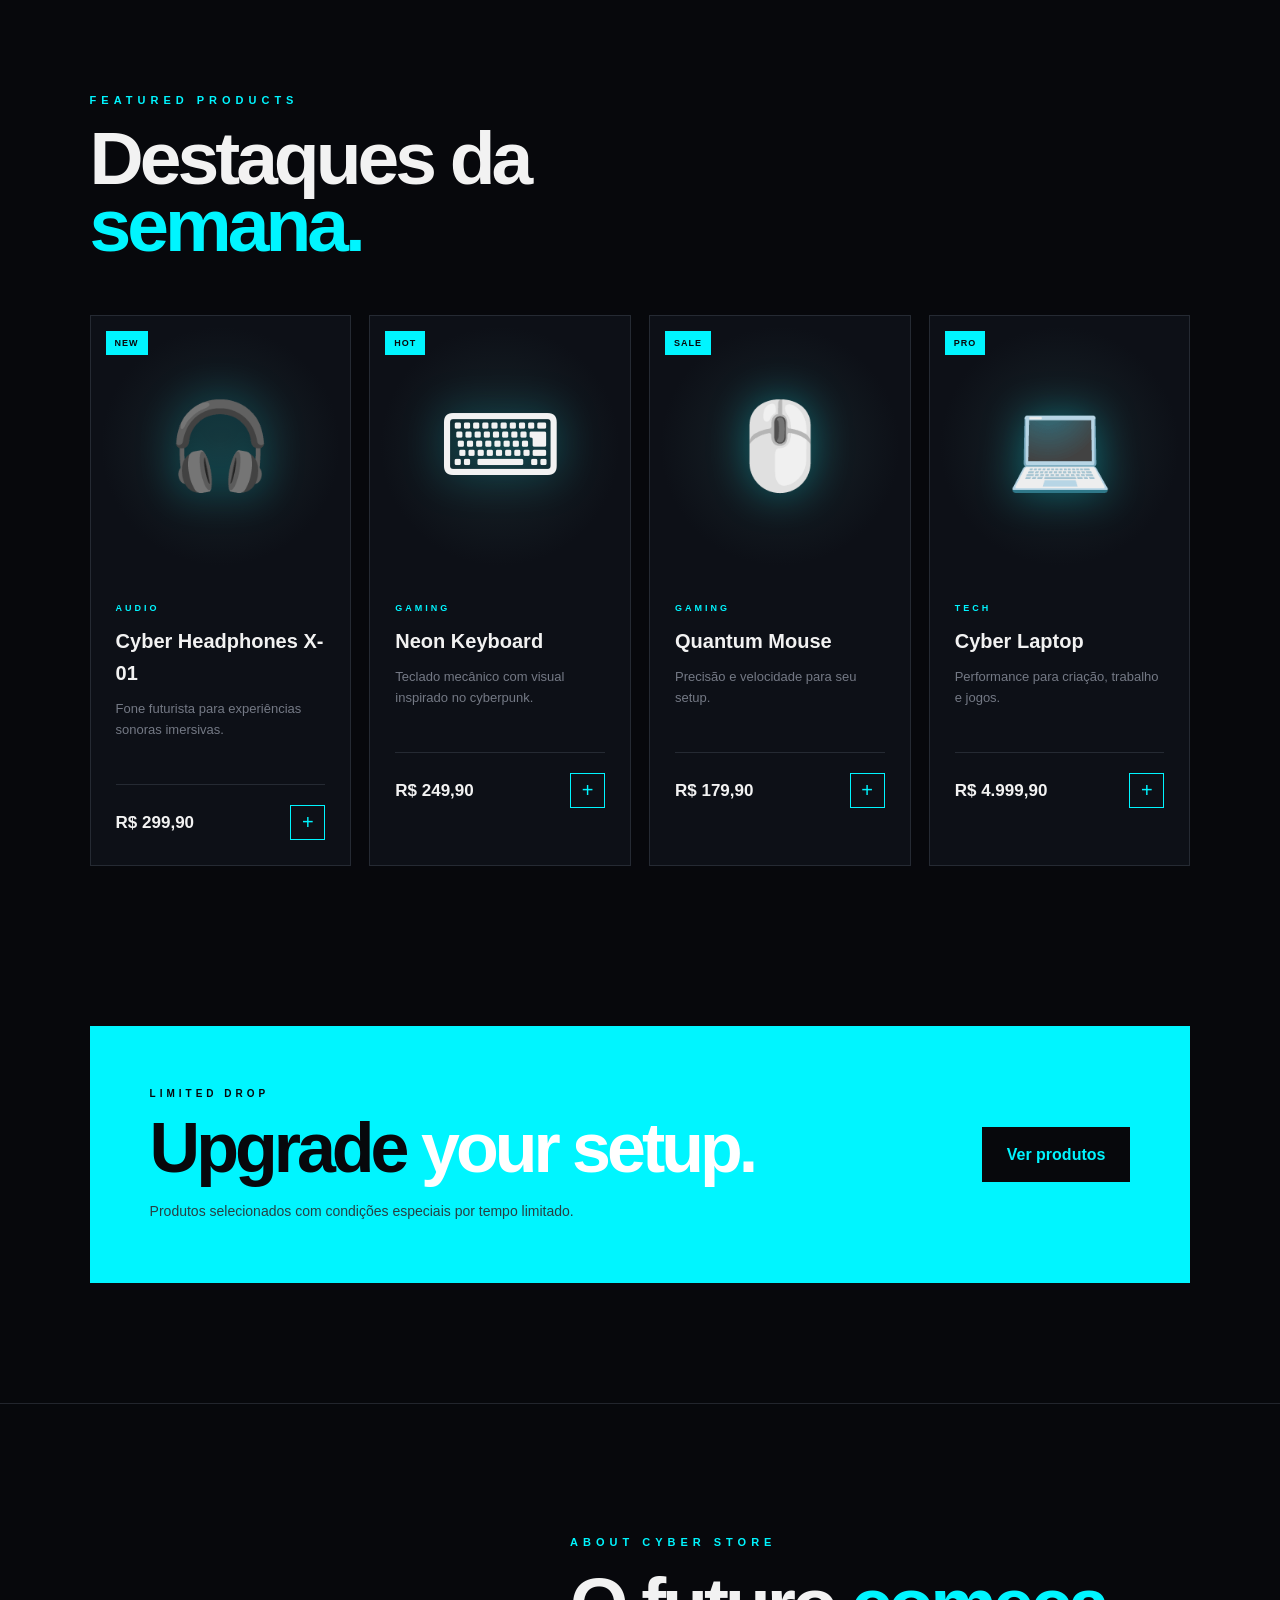
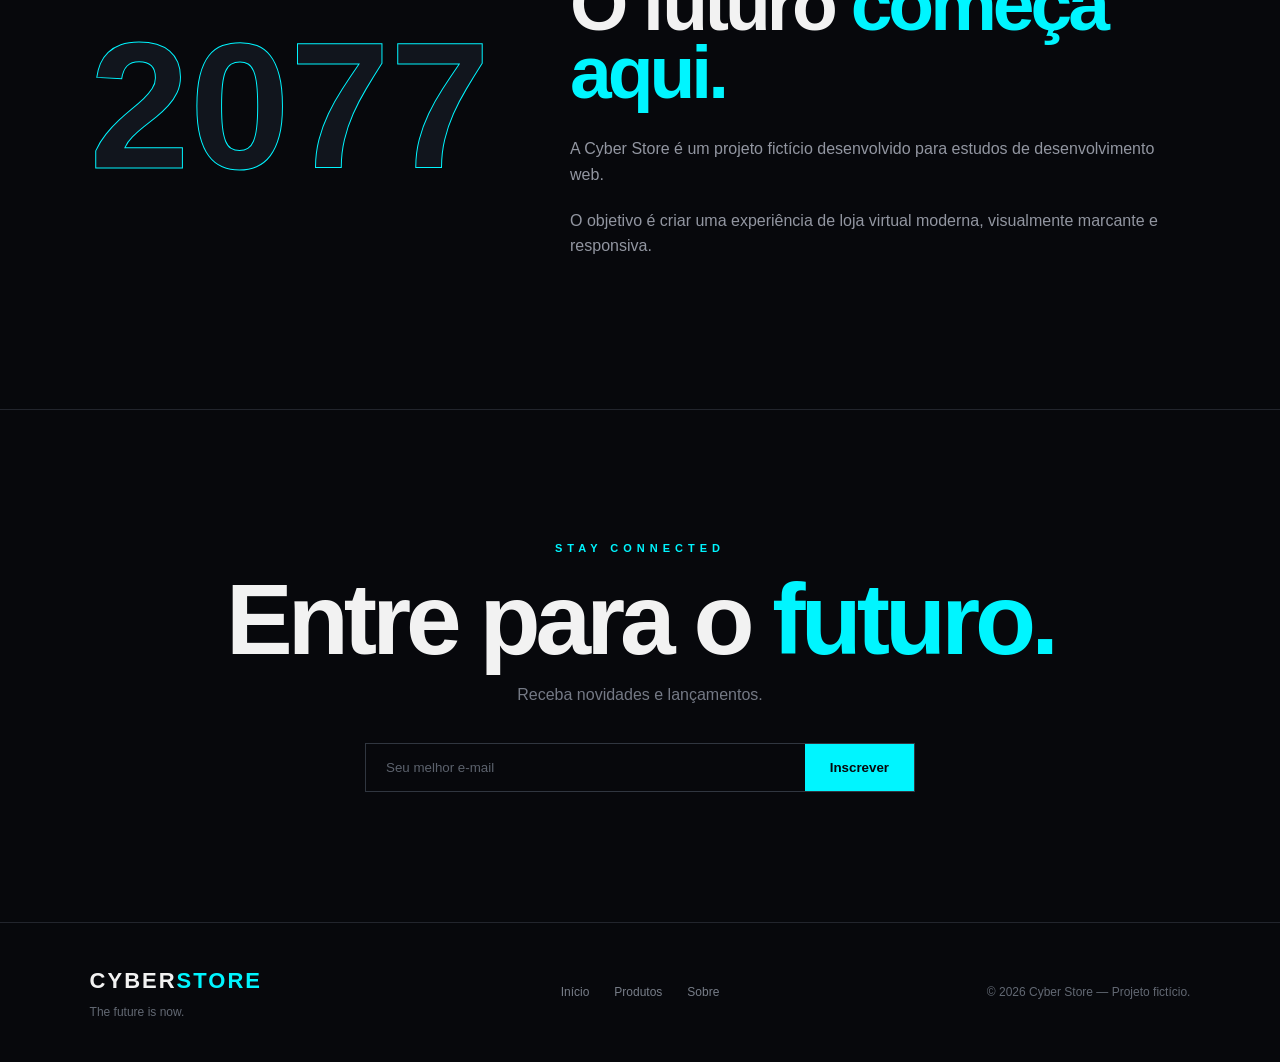
<file: projeto-CYBER STORE/index.html>
<!DOCTYPE html>
<html lang="pt-BR">

<head>

    <meta charset="UTF-8">

    <meta name="viewport" content="width=device-width, initial-scale=1.0">

    <title>CYBER STORE</title>

    <link rel="stylesheet" href="style.css">

</head>


<body>


    <!-- CABEÇALHO -->

    <header class="cabecalho">

        <a href="#" class="logo">
            CYBER<span>STORE</span>
        </a>


        <nav class="menu">

            <a href="#inicio">Início</a>

            <a href="#produtos">Produtos</a>

            <a href="#categorias">Categorias</a>

            <a href="#sobre">Sobre</a>

        </nav>


        <a href="#produtos" class="carrinho">
            🛒 Carrinho
        </a>

    </header>



    <main>


        <!-- HERO -->

        <section id="inicio" class="hero">


            <div class="hero-conteudo">

                <p class="tag">
                    FUTURE IS NOW
                </p>


                <h1>

                    ENTER THE
                    <span>FUTURE.</span>

                </h1>


                <p class="descricao">

                    Tecnologia, acessórios e produtos
                    selecionados para quem vive conectado
                    ao futuro.

                </p>


                <div class="botoes">

                    <a href="#produtos" class="botao-principal">
                        Comprar agora
                    </a>


                    <a href="#categorias" class="botao-secundario">
                        Explorar categorias
                    </a>

                </div>

            </div>



            <div class="hero-produto">


                <div class="orb"></div>


                <div class="produto-info">

                    <p>
                        NEW DROP
                    </p>

                    <h2>
                        X-01
                    </h2>

                    <span>
                        CYBER HEADPHONES
                    </span>

                </div>


                <div class="produto-circulo">

                    <div class="fone">

                        🎧

                    </div>

                </div>


                <div class="codigo">
                    #X01-2077
                </div>


            </div>


        </section>



        <!-- CATEGORIAS -->

        <section id="categorias" class="categorias">


            <div class="titulo-secao">

                <p>
                    EXPLORE
                </p>

                <h2>

                    Escolha seu
                    <span>mundo.</span>

                </h2>

            </div>



            <div class="categoria-grid">


                <a href="#produtos" class="categoria-card">

                    <span>
                        01
                    </span>

                    <h3>
                        Tech
                    </h3>

                    <p>
                        Tecnologia e gadgets
                    </p>

                </a>



                <a href="#produtos" class="categoria-card destaque">

                    <span>
                        02
                    </span>

                    <h3>
                        Gaming
                    </h3>

                    <p>
                        Setup e acessórios
                    </p>

                </a>



                <a href="#produtos" class="categoria-card">

                    <span>
                        03
                    </span>

                    <h3>
                        Audio
                    </h3>

                    <p>
                        Som e equipamentos
                    </p>

                </a>



                <a href="#produtos" class="categoria-card">

                    <span>
                        04
                    </span>

                    <h3>
                        Lifestyle
                    </h3>

                    <p>
                        Produtos futuristas
                    </p>

                </a>


            </div>


        </section>



        <!-- PRODUTOS -->

        <section id="produtos" class="produtos">


            <div class="titulo-secao">

                <p>
                    FEATURED PRODUCTS
                </p>

                <h2>

                    Destaques da
                    <span>semana.</span>

                </h2>

            </div>



            <div class="produto-grid">


                <!-- PRODUTO 1 -->

                <article class="card-produto">


                    <div class="produto-imagem">

                        <span class="badge">
                            NEW
                        </span>

                        <div class="produto-icon">
                            🎧
                        </div>

                    </div>


                    <div class="produto-detalhes">

                        <p class="categoria">
                            AUDIO
                        </p>

                        <h3>
                            Cyber Headphones X-01
                        </h3>

                        <p class="descricao-produto">
                            Fone futurista para experiências
                            sonoras imersivas.
                        </p>


                        <div class="produto-footer">

                            <strong>
                                R$ 299,90
                            </strong>

                            <button>
                                +
                            </button>

                        </div>

                    </div>


                </article>



                <!-- PRODUTO 2 -->

                <article class="card-produto">


                    <div class="produto-imagem">

                        <span class="badge">
                            HOT
                        </span>

                        <div class="produto-icon">
                            ⌨
                        </div>

                    </div>


                    <div class="produto-detalhes">

                        <p class="categoria">
                            GAMING
                        </p>

                        <h3>
                            Neon Keyboard
                        </h3>

                        <p class="descricao-produto">
                            Teclado mecânico com visual
                            inspirado no cyberpunk.
                        </p>


                        <div class="produto-footer">

                            <strong>
                                R$ 249,90
                            </strong>

                            <button>
                                +
                            </button>

                        </div>

                    </div>


                </article>



                <!-- PRODUTO 3 -->

                <article class="card-produto">


                    <div class="produto-imagem">

                        <span class="badge">
                            SALE
                        </span>

                        <div class="produto-icon">
                            🖱️
                        </div>

                    </div>


                    <div class="produto-detalhes">

                        <p class="categoria">
                            GAMING
                        </p>

                        <h3>
                            Quantum Mouse
                        </h3>

                        <p class="descricao-produto">
                            Precisão e velocidade para
                            seu setup.
                        </p>


                        <div class="produto-footer">

                            <strong>
                                R$ 179,90
                            </strong>

                            <button>
                                +
                            </button>

                        </div>

                    </div>


                </article>



                <!-- PRODUTO 4 -->

                <article class="card-produto">


                    <div class="produto-imagem">

                        <span class="badge">
                            PRO
                        </span>

                        <div class="produto-icon">
                            💻
                        </div>

                    </div>


                    <div class="produto-detalhes">

                        <p class="categoria">
                            TECH
                        </p>

                        <h3>
                            Cyber Laptop
                        </h3>

                        <p class="descricao-produto">
                            Performance para criação,
                            trabalho e jogos.
                        </p>


                        <div class="produto-footer">

                            <strong>
                                R$ 4.999,90
                            </strong>

                            <button>
                                +
                            </button>

                        </div>

                    </div>


                </article>


            </div>


        </section>



        <!-- PROMOÇÃO -->

        <section class="banner">


            <div>

                <p>
                    LIMITED DROP
                </p>

                <h2>
                    Upgrade
                    <span>your setup.</span>
                </h2>

                <p>
                    Produtos selecionados com condições
                    especiais por tempo limitado.
                </p>

            </div>


            <a href="#produtos" class="botao-principal">
                Ver produtos
            </a>


        </section>



        <!-- SOBRE -->

        <section id="sobre" class="sobre">


            <div class="sobre-numero">

                2077

            </div>


            <div class="sobre-conteudo">

                <p class="tag">
                    ABOUT CYBER STORE
                </p>


                <h2>

                    O futuro
                    <span>começa aqui.</span>

                </h2>


                <p>

                    A Cyber Store é um projeto fictício
                    desenvolvido para estudos de
                    desenvolvimento web.

                </p>


                <p>

                    O objetivo é criar uma experiência
                    de loja virtual moderna, visualmente
                    marcante e responsiva.

                </p>

            </div>


        </section>



        <!-- NEWSLETTER -->

        <section class="newsletter">


            <p class="tag">
                STAY CONNECTED
            </p>


            <h2>

                Entre para o
                <span>futuro.</span>

            </h2>


            <p>
                Receba novidades e lançamentos.
            </p>


            <form>

                <input
                    type="email"
                    placeholder="Seu melhor e-mail"
                >


                <button type="submit">
                    Inscrever
                </button>

            </form>


        </section>


    </main>



    <!-- RODAPÉ -->

    <footer>


        <div>

            <a href="#" class="logo">
                CYBER<span>STORE</span>
            </a>

            <p>
                The future is now.
            </p>

        </div>


        <div class="footer-links">

            <a href="#inicio">
                Início
            </a>

            <a href="#produtos">
                Produtos
            </a>

            <a href="#sobre">
                Sobre
            </a>

        </div>


        <p class="copyright">
            © 2026 Cyber Store — Projeto fictício.
        </p>


    </footer>


</body>

</html>
</file>
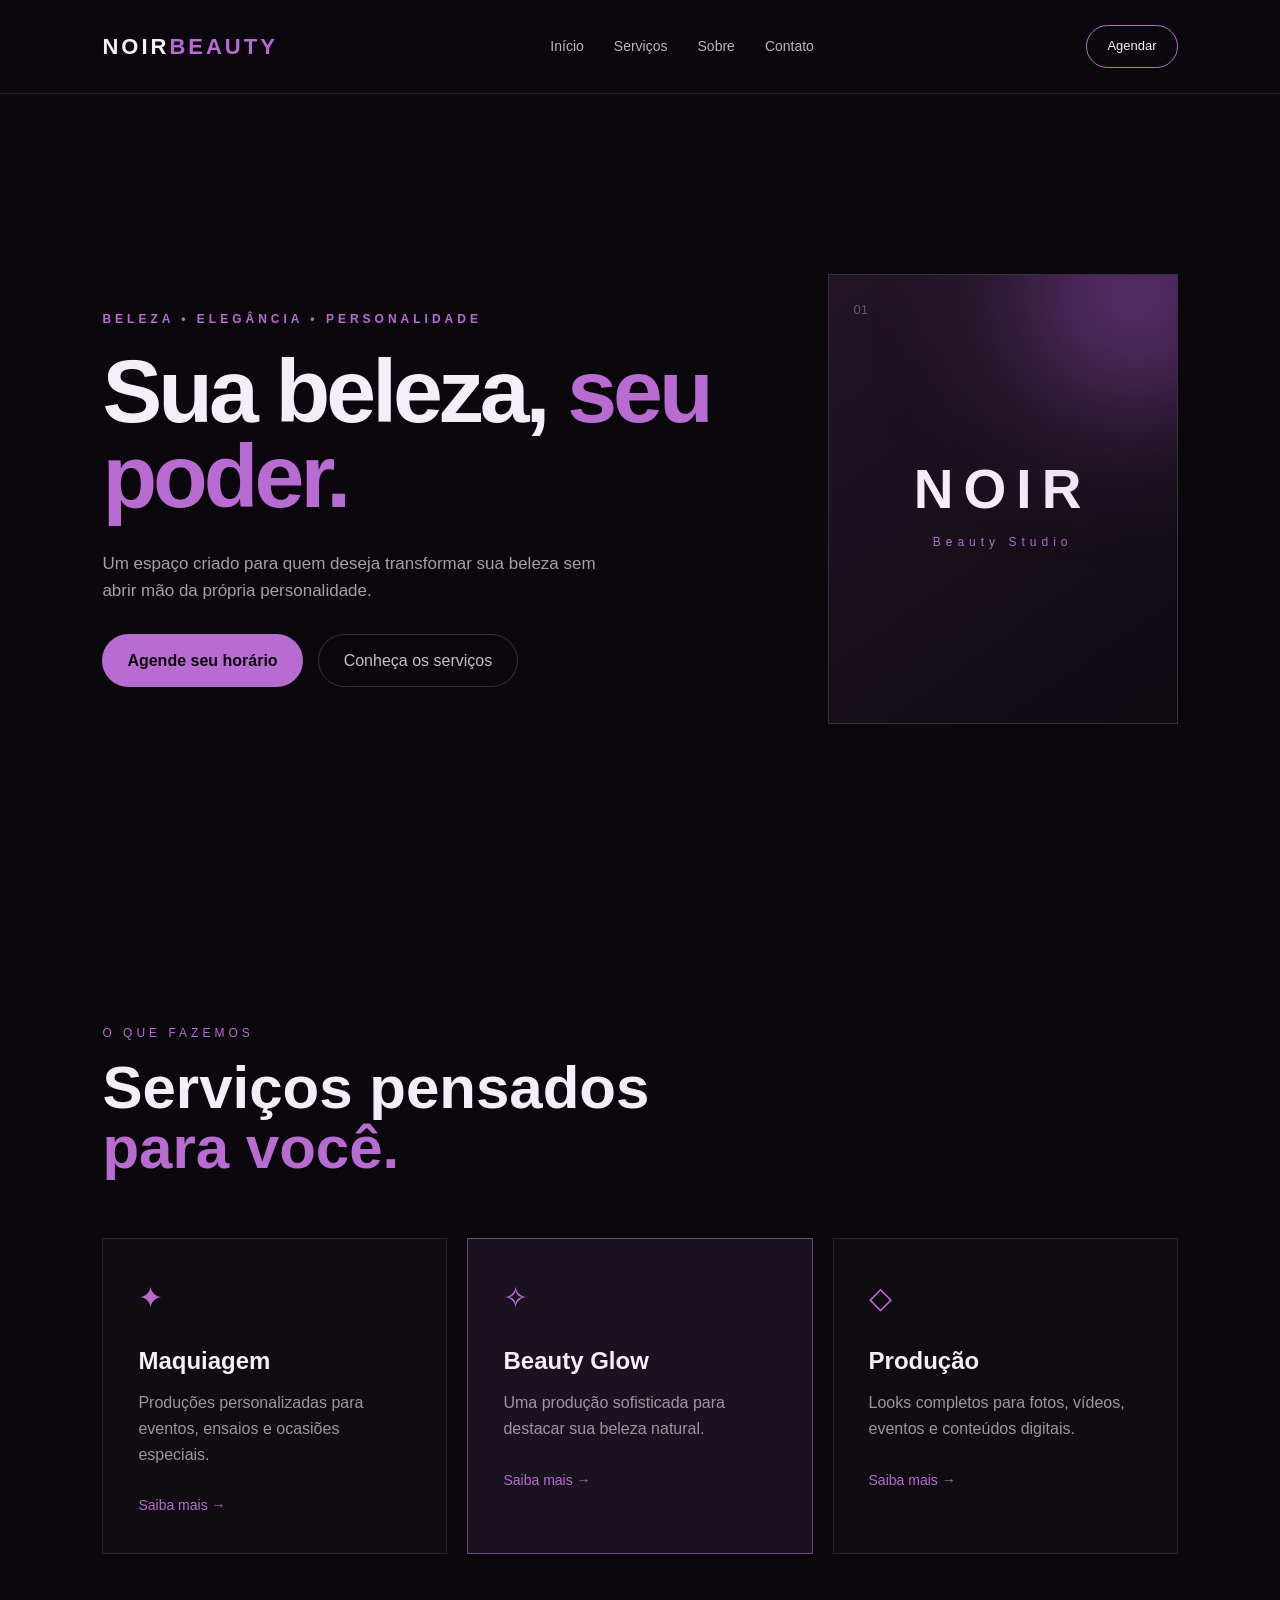
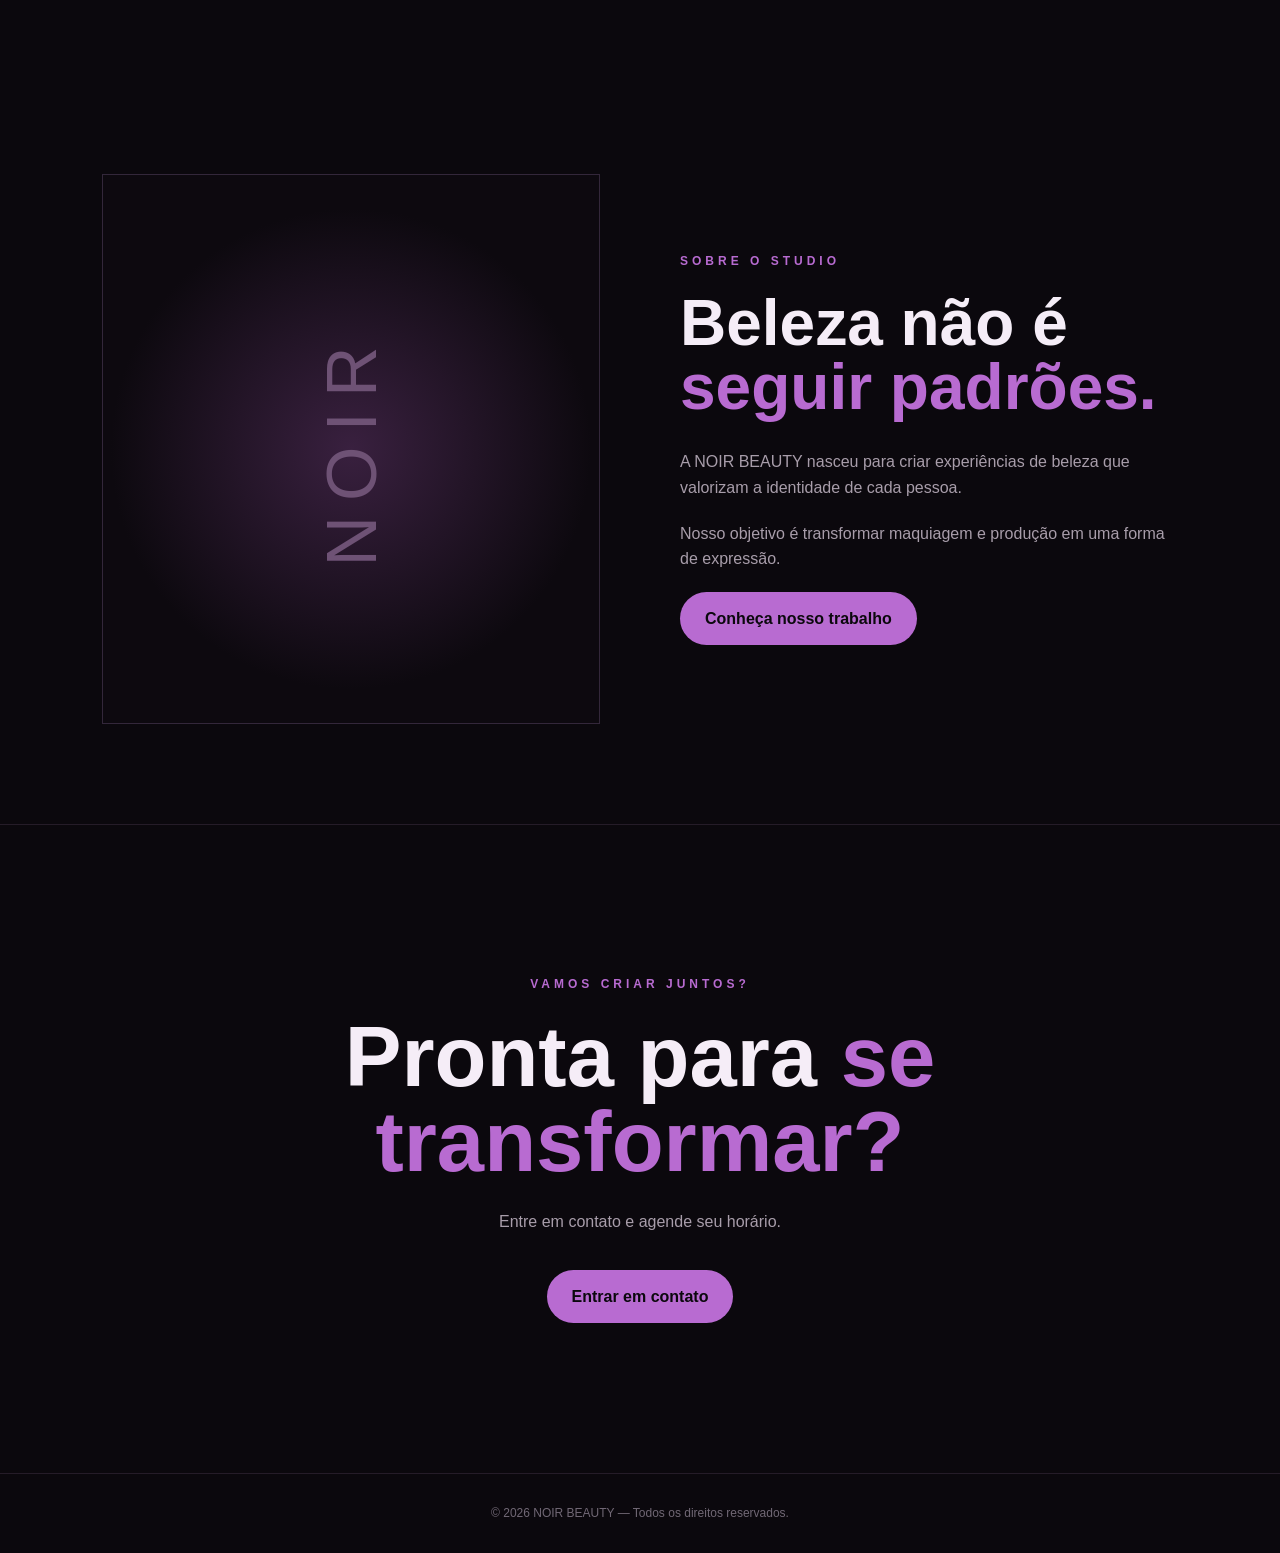
<file: trabalho com codigos/index.html>
<!DOCTYPE html>
<html lang="pt-BR">
<head>
    <meta charset="UTF-8">
    <meta name="viewport" content="width=device-width, initial-scale=1.0">

    <title>NOIR BEAUTY</title>

    <link rel="stylesheet" href="style.css">
</head>

<body>

    <header class="cabecalho">
        <a href="#" class="logo">NOIR<span>BEAUTY</span></a>

        <nav class="menu">
            <a href="#inicio">Início</a>
            <a href="#servicos">Serviços</a>
            <a href="#sobre">Sobre</a>
            <a href="#contato">Contato</a>
        </nav>

        <a href="#contato" class="botao-menu">Agendar</a>
    </header>


    <main>

        <section id="inicio" class="hero">

            <div class="hero-conteudo">

                <p class="subtitulo">BELEZA • ELEGÂNCIA • PERSONALIDADE</p>

                <h1>
                    Sua beleza,
                    <span>seu poder.</span>
                </h1>

                <p class="descricao">
                    Um espaço criado para quem deseja transformar
                    sua beleza sem abrir mão da própria personalidade.
                </p>

                <div class="botoes">

                    <a href="#contato" class="botao-principal">
                        Agende seu horário
                    </a>

                    <a href="#servicos" class="botao-secundario">
                        Conheça os serviços
                    </a>

                </div>

            </div>

            <div class="hero-card">

                <div class="card-brilho"></div>

                <div class="numero">01</div>

                <h2>NOIR</h2>

                <p>
                    Beauty Studio
                </p>

            </div>

        </section>


        <section id="servicos" class="servicos">

            <div class="titulo-secao">

                <p>O QUE FAZEMOS</p>

                <h2>
                    Serviços pensados
                    <span>para você.</span>
                </h2>

            </div>


            <div class="cards">

                <article class="servico-card">

                    <span class="icone">✦</span>

                    <h3>Maquiagem</h3>

                    <p>
                        Produções personalizadas para eventos,
                        ensaios e ocasiões especiais.
                    </p>

                    <a href="#contato">Saiba mais →</a>

                </article>


                <article class="servico-card destaque">

                    <span class="icone">✧</span>

                    <h3>Beauty Glow</h3>

                    <p>
                        Uma produção sofisticada para destacar
                        sua beleza natural.
                    </p>

                    <a href="#contato">Saiba mais →</a>

                </article>


                <article class="servico-card">

                    <span class="icone">◇</span>

                    <h3>Produção</h3>

                    <p>
                        Looks completos para fotos, vídeos,
                        eventos e conteúdos digitais.
                    </p>

                    <a href="#contato">Saiba mais →</a>

                </article>

            </div>

        </section>


        <section id="sobre" class="sobre">

            <div class="sobre-imagem">

                <div class="imagem-texto">
                    NOIR
                </div>

            </div>


            <div class="sobre-conteudo">

                <p class="subtitulo">SOBRE O STUDIO</p>

                <h2>
                    Beleza não é
                    <span>seguir padrões.</span>
                </h2>

                <p>
                    A NOIR BEAUTY nasceu para criar experiências
                    de beleza que valorizam a identidade de cada pessoa.
                </p>

                <p>
                    Nosso objetivo é transformar maquiagem e produção
                    em uma forma de expressão.
                </p>

                <a href="#contato" class="botao-principal">
                    Conheça nosso trabalho
                </a>

            </div>

        </section>


        <section id="contato" class="contato">

            <p class="subtitulo">VAMOS CRIAR JUNTOS?</p>

            <h2>
                Pronta para
                <span>se transformar?</span>
            </h2>

            <p>
                Entre em contato e agende seu horário.
            </p>

            <a href="#" class="botao-principal">
                Entrar em contato
            </a>

        </section>

    </main>


    <footer>

        <p>
            © 2026 NOIR BEAUTY — Todos os direitos reservados.
        </p>

    </footer>

</body>
</html>
</file>
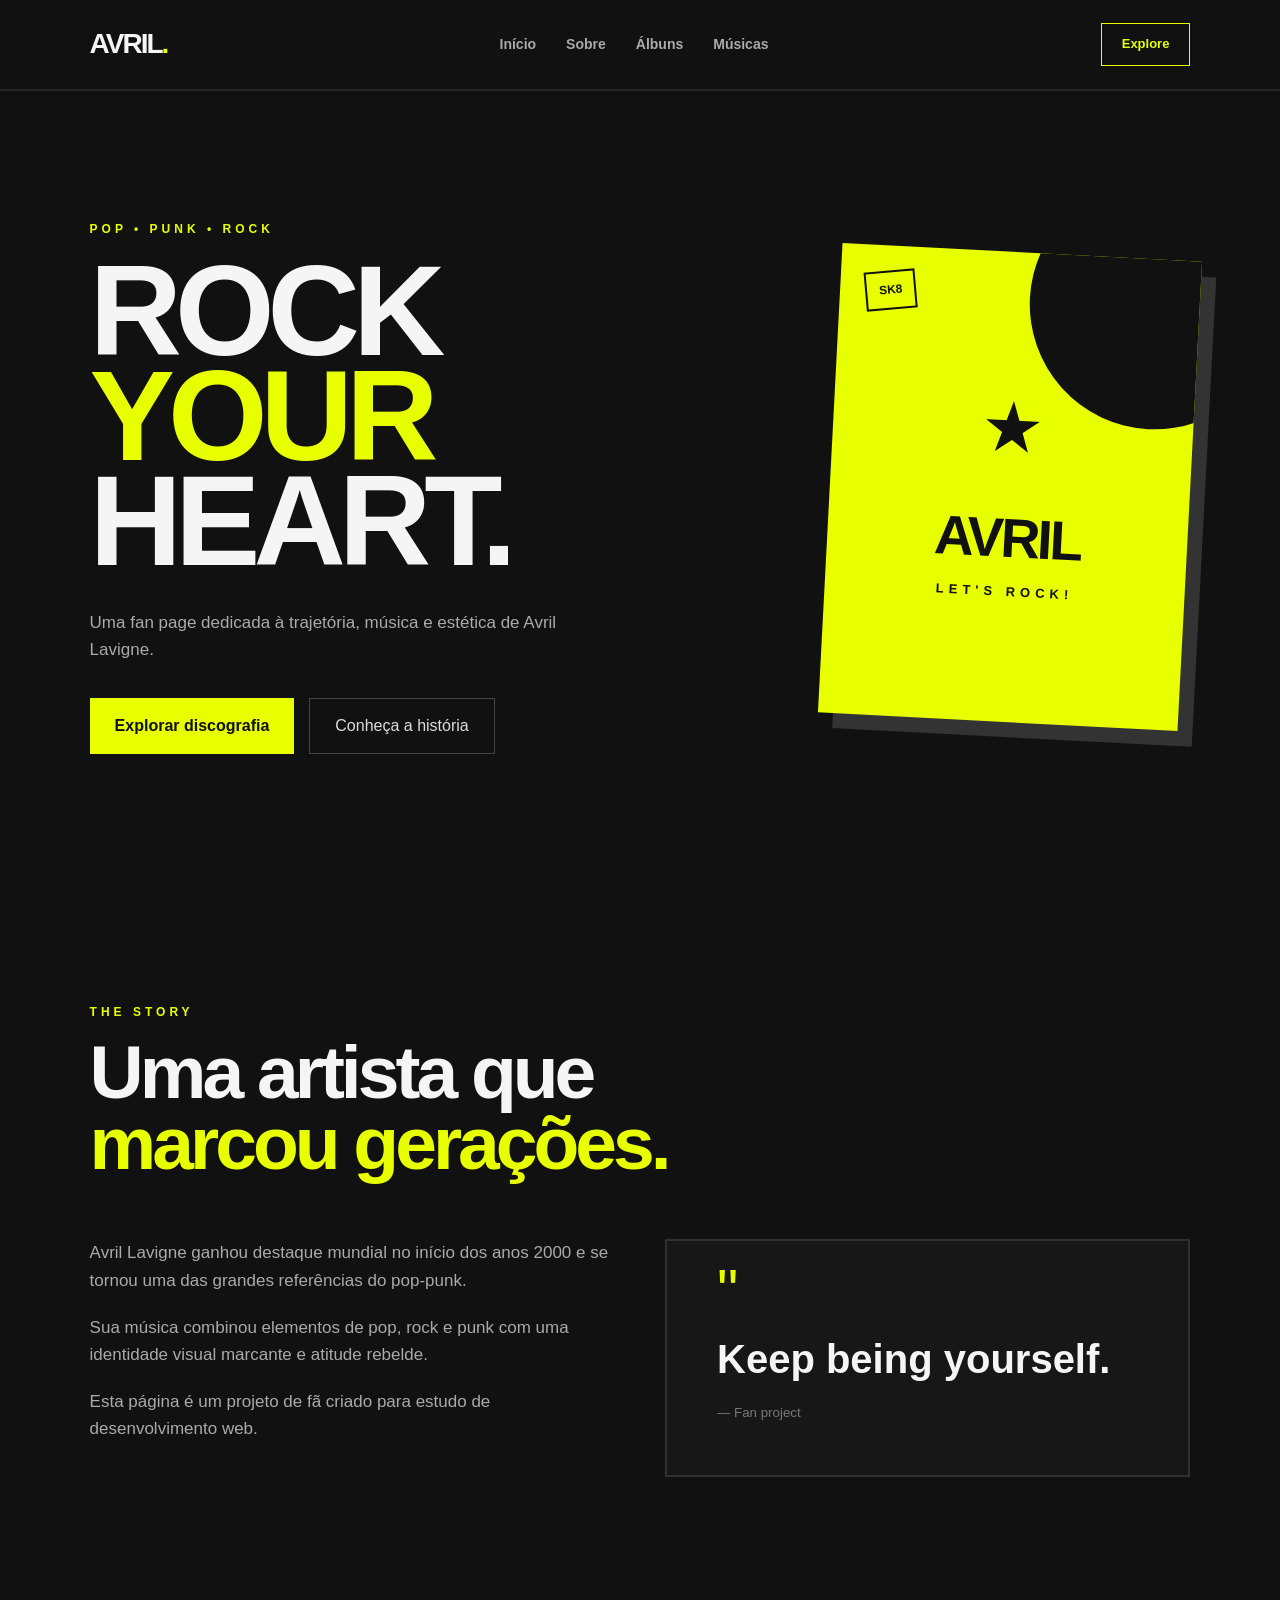
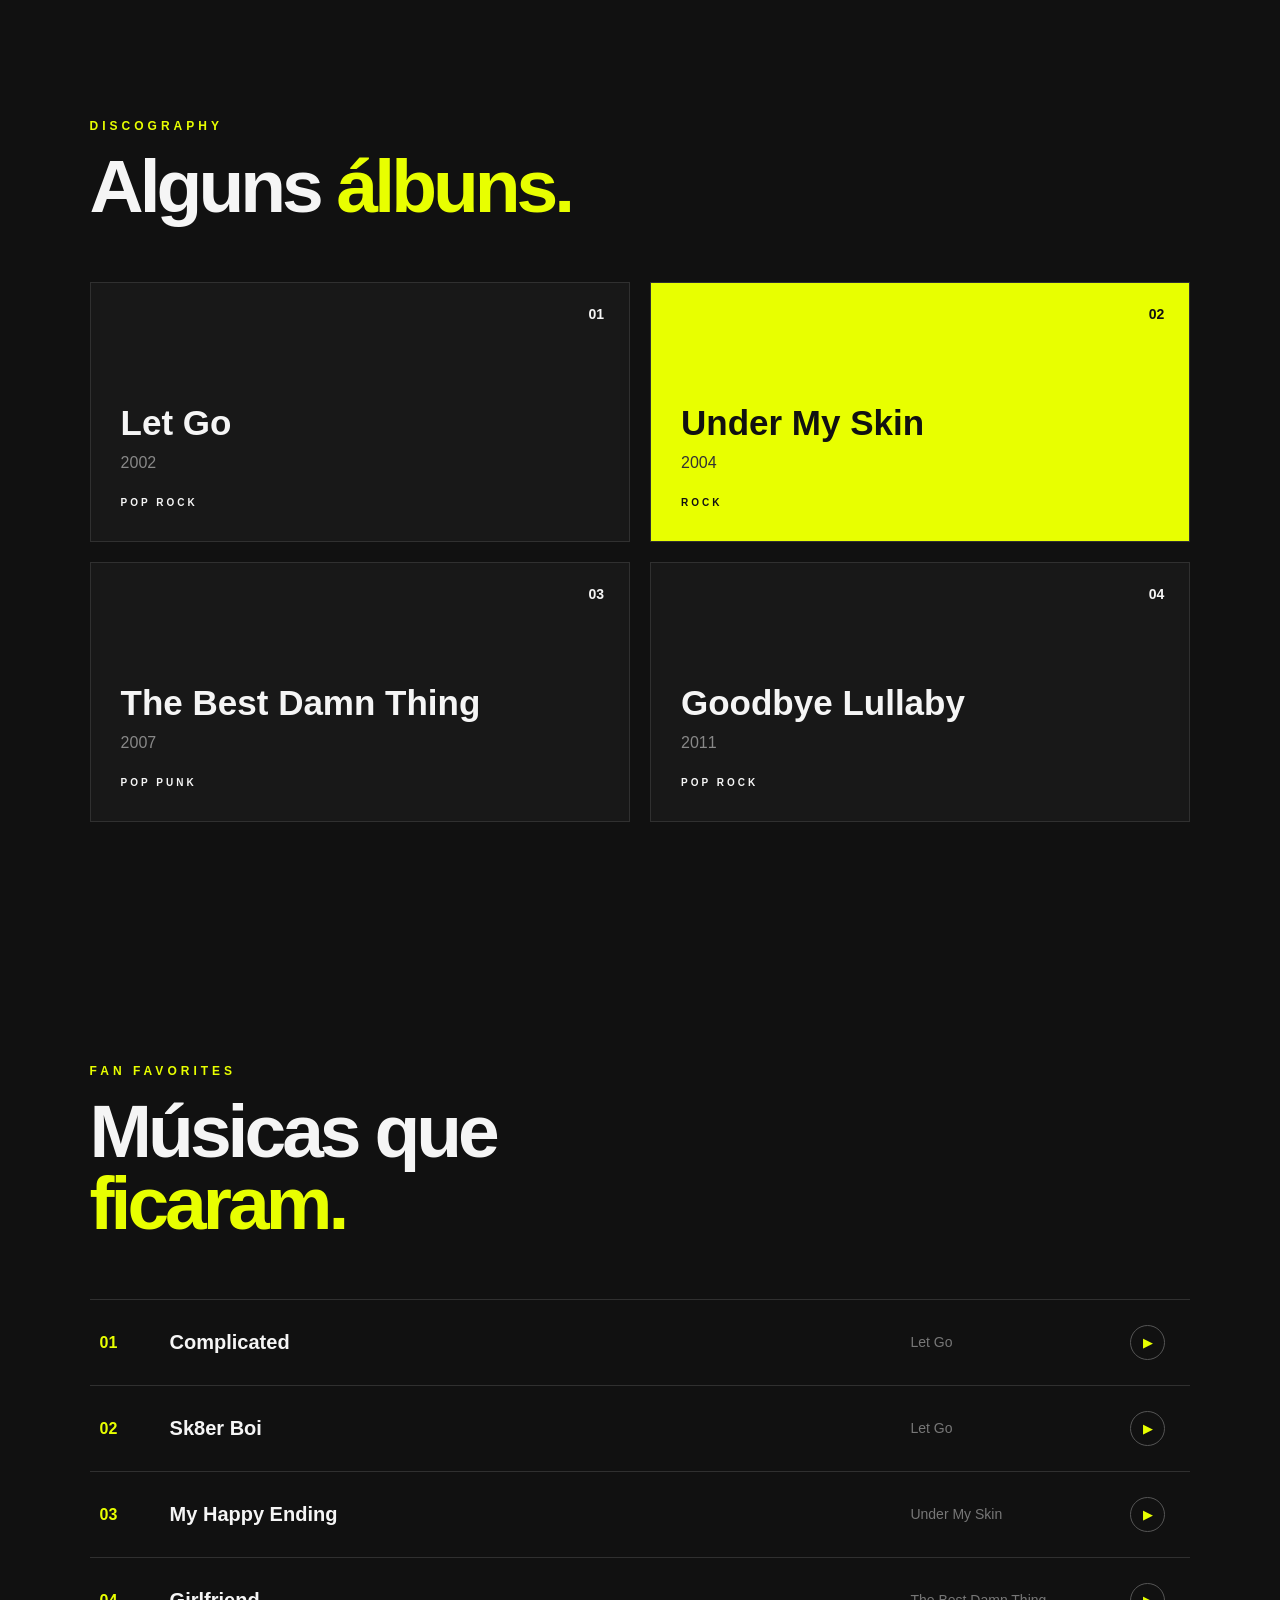
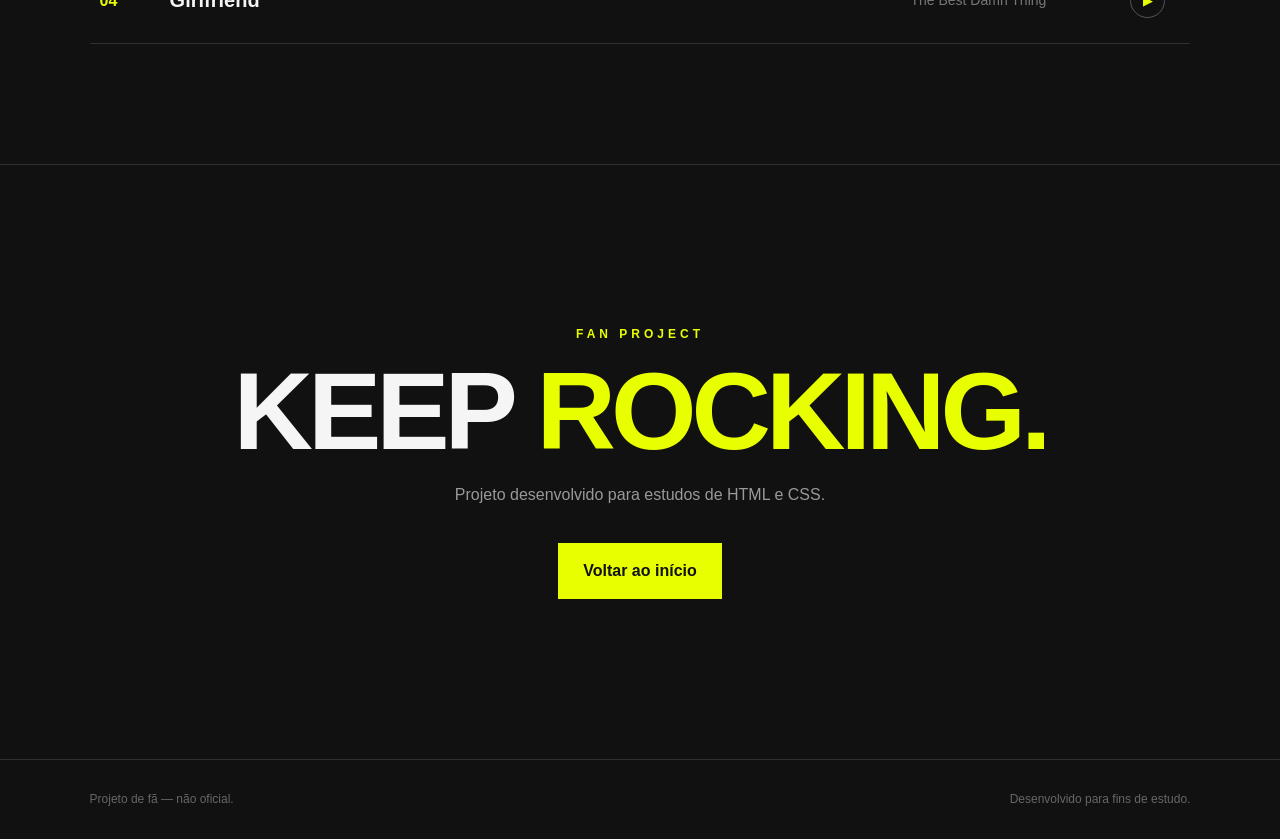
<file: trabalho com codigos/avril-fan-page/index.html>
<!DOCTYPE html>
<html lang="pt-BR">

<head>
    <meta charset="UTF-8">
    <meta name="viewport" content="width=device-width, initial-scale=1.0">

    <title>Avril Lavigne | Fan Page</title>

    <link rel="stylesheet" href="style.css">
</head>

<body>

    <header class="cabecalho">

        <a href="#" class="logo">
            AVRIL<span>.</span>
        </a>

        <nav class="menu">
            <a href="#inicio">Início</a>
            <a href="#sobre">Sobre</a>
            <a href="#albuns">Álbuns</a>
            <a href="#musicas">Músicas</a>
        </nav>

        <a href="#contato" class="botao-header">
            Explore
        </a>

    </header>


    <main>

        <!-- INÍCIO -->

        <section id="inicio" class="hero">

            <div class="hero-conteudo">

                <p class="tag">
                    POP • PUNK • ROCK
                </p>

                <h1>
                    ROCK
                    <span>YOUR</span>
                    HEART.
                </h1>

                <p class="descricao">
                    Uma fan page dedicada à trajetória,
                    música e estética de Avril Lavigne.
                </p>

                <div class="botoes">

                    <a href="#albuns" class="botao-principal">
                        Explorar discografia
                    </a>

                    <a href="#sobre" class="botao-secundario">
                        Conheça a história
                    </a>

                </div>

            </div>


            <div class="hero-card">

                <div class="adesivo">
                    SK8
                </div>

                <div class="estrela">
                    ★
                </div>

                <h2>
                    AVRIL
                </h2>

                <p>
                    LET'S ROCK!
                </p>

            </div>

        </section>


        <!-- SOBRE -->

        <section id="sobre" class="sobre">

            <div class="titulo-secao">

                <p>THE STORY</p>

                <h2>
                    Uma artista que
                    <span>marcou gerações.</span>
                </h2>

            </div>


            <div class="sobre-grid">

                <div class="sobre-texto">

                    <p>
                        Avril Lavigne ganhou destaque mundial
                        no início dos anos 2000 e se tornou
                        uma das grandes referências do pop-punk.
                    </p>

                    <p>
                        Sua música combinou elementos de pop,
                        rock e punk com uma identidade visual
                        marcante e atitude rebelde.
                    </p>

                    <p>
                        Esta página é um projeto de fã criado
                        para estudo de desenvolvimento web.
                    </p>

                </div>


                <div class="frase">

                    <span>"</span>

                    <h3>
                        Keep being
                        yourself.
                    </h3>

                    <small>
                        — Fan project
                    </small>

                </div>

            </div>

        </section>


        <!-- ÁLBUNS -->

        <section id="albuns" class="albuns">

            <div class="titulo-secao">

                <p>DISCOGRAPHY</p>

                <h2>
                    Alguns
                    <span>álbuns.</span>
                </h2>

            </div>


            <div class="album-grid">

                <article class="album-card">

                    <div class="album-numero">
                        01
                    </div>

                    <h3>
                        Let Go
                    </h3>

                    <p>
                        2002
                    </p>

                    <span>
                        POP ROCK
                    </span>

                </article>


                <article class="album-card destaque">

                    <div class="album-numero">
                        02
                    </div>

                    <h3>
                        Under My Skin
                    </h3>

                    <p>
                        2004
                    </p>

                    <span>
                        ROCK
                    </span>

                </article>


                <article class="album-card">

                    <div class="album-numero">
                        03
                    </div>

                    <h3>
                        The Best Damn Thing
                    </h3>

                    <p>
                        2007
                    </p>

                    <span>
                        POP PUNK
                    </span>

                </article>


                <article class="album-card">

                    <div class="album-numero">
                        04
                    </div>

                    <h3>
                        Goodbye Lullaby
                    </h3>

                    <p>
                        2011
                    </p>

                    <span>
                        POP ROCK
                    </span>

                </article>

            </div>

        </section>


        <!-- MÚSICAS -->

        <section id="musicas" class="musicas">

            <div class="titulo-secao">

                <p>FAN FAVORITES</p>

                <h2>
                    Músicas que
                    <span>ficaram.</span>
                </h2>

            </div>


            <div class="lista-musicas">

                <div class="musica">

                    <span>01</span>

                    <h3>
                        Complicated
                    </h3>

                    <p>
                        Let Go
                    </p>

                    <button>
                        ▶
                    </button>

                </div>


                <div class="musica">

                    <span>02</span>

                    <h3>
                        Sk8er Boi
                    </h3>

                    <p>
                        Let Go
                    </p>

                    <button>
                        ▶
                    </button>

                </div>


                <div class="musica">

                    <span>03</span>

                    <h3>
                        My Happy Ending
                    </h3>

                    <p>
                        Under My Skin
                    </p>

                    <button>
                        ▶
                    </button>

                </div>


                <div class="musica">

                    <span>04</span>

                    <h3>
                        Girlfriend
                    </h3>

                    <p>
                        The Best Damn Thing
                    </p>

                    <button>
                        ▶
                    </button>

                </div>

            </div>

        </section>


        <!-- CONTATO -->

        <section id="contato" class="contato">

            <p class="tag">
                FAN PROJECT
            </p>

            <h2>
                KEEP
                <span>ROCKING.</span>
            </h2>

            <p>
                Projeto desenvolvido para estudos
                de HTML e CSS.
            </p>

            <a href="#inicio" class="botao-principal">
                Voltar ao início
            </a>

        </section>

    </main>


    <footer>

        <p>
            Projeto de fã — não oficial.
        </p>

        <p>
            Desenvolvido para fins de estudo.
        </p>

    </footer>

</body>

</html>
</file>
<file: style.css>
* {
    margin: 0;
    padding: 0;
    box-sizing: border-box;
}

body {
    font-family: Arial, sans-serif;
    background: #09070d;
    color: #f5f0fa;
    min-height: 100vh;
}

/* CABEÇALHO */

header {
    text-align: center;
    padding: 80px 20px 60px;
    background: linear-gradient(135deg, #0b0710, #1b0b24);
    border-bottom: 1px solid #6d2aa8;
}

header h1 {
    font-size: 4rem;
    color: #c77dff;
    margin-bottom: 15px;
    letter-spacing: 3px;
}

header p {
    font-size: 1.2rem;
    color: #d8c9df;
}


/* CONTEÚDO */

main {
    width: 90%;
    max-width: 1200px;
    margin: auto;
}

.intro {
    text-align: center;
    padding: 60px 20px 40px;
}

.intro h2 {
    font-size: 2.2rem;
    color: #c77dff;
    margin-bottom: 20px;
}

.intro p {
    max-width: 700px;
    margin: auto;
    line-height: 1.7;
    color: #cfc4d5;
}


/* PROJETOS */

.projetos {
    display: grid;
    grid-template-columns: repeat(3, 1fr);
    gap: 25px;
    padding: 30px 0 70px;
}

/* CARD */

.card {
    background: #130d19;
    border: 1px solid #402052;
    border-radius: 15px;
    padding: 20px;
    overflow: hidden;
    transition: 0.3s;
}

.card:hover {
    transform: translateY(-8px);
    border-color: #a855f7;
    box-shadow: 0 10px 30px rgba(168, 85, 247, 0.2);
}

/* PRÉVIA DO PROJETO */

.card img {
    display: block;
    width: 100%;
    height: 170px;
    object-fit: cover;
    object-position: top;
    border-radius: 10px;
    margin-bottom: 20px;
    border: 1px solid #402052;
}

/* TÍTULO */

.card h3 {
    color: #d8a4ff;
    margin-bottom: 15px;
    font-size: 1.3rem;
}

/* DESCRIÇÃO */

.card p {
    color: #c7bccd;
    line-height: 1.6;
    min-height: 75px;
}

/* BOTÃO */

.card a {
    display: inline-block;
    margin-top: 20px;
    padding: 10px 18px;
    background: #7028a9;
    color: white;
    text-decoration: none;
    border-radius: 8px;
    transition: 0.3s;
}

.card a:hover {
    background: #a855f7;
}


/* SOBRE MIM */

.sobre {
    text-align: center;
    max-width: 850px;
    margin: 20px auto 70px;
    padding: 50px 30px;
    background: #130d19;
    border: 1px solid #402052;
    border-radius: 15px;
}

.sobre h2 {
    color: #c77dff;
    font-size: 2.2rem;
    margin-bottom: 25px;
}

.sobre p {
    color: #cfc4d5;
    line-height: 1.8;
    margin-bottom: 15px;
}


/* HABILIDADES */

.habilidades {
    text-align: center;
    padding: 20px 0 70px;
}

.habilidades h2 {
    color: #c77dff;
    font-size: 2.2rem;
    margin-bottom: 35px;
}

.habilidades-lista {
    display: grid;
    grid-template-columns: repeat(4, 1fr);
    gap: 20px;
}

.habilidade {
    background: #130d19;
    border: 1px solid #402052;
    border-radius: 15px;
    padding: 30px 20px;
    transition: 0.3s;
}

.habilidade:hover {
    transform: translateY(-6px);
    border-color: #a855f7;
    box-shadow: 0 10px 30px rgba(168, 85, 247, 0.2);
}

.habilidade span {
    display: block;
    font-size: 2.3rem;
    margin-bottom: 15px;
}

.habilidade h3 {
    color: #d8a4ff;
    margin-bottom: 12px;
}

.habilidade p {
    color: #c7bccd;
    line-height: 1.5;
}


/* CONTATO */

.contato {
    text-align: center;
    margin: 10px auto 70px;
    padding: 55px 30px;
    background: linear-gradient(135deg, #130d19, #1b0b24);
    border: 1px solid #6d2aa8;
    border-radius: 15px;
}

.contato h2 {
    color: #c77dff;
    font-size: 2.2rem;
    margin-bottom: 20px;
}

.contato p {
    color: #cfc4d5;
    margin-bottom: 25px;
    line-height: 1.6;
}

.botao-contato {
    display: inline-block;
    padding: 12px 25px;
    background: #7028a9;
    color: white;
    text-decoration: none;
    border-radius: 8px;
    transition: 0.3s;
}

.botao-contato:hover {
    background: #a855f7;
    transform: translateY(-2px);
}


/* RODAPÉ */

footer {
    text-align: center;
    padding: 30px;
    border-top: 1px solid #30183d;
    color: #9e91a5;
}


/* TABLET */

@media (max-width: 900px) {

    .projetos {
        grid-template-columns: repeat(2, 1fr);
    }

    .habilidades-lista {
        grid-template-columns: repeat(2, 1fr);
    }

}


/* CELULAR */

@media (max-width: 600px) {

    header h1 {
        font-size: 2.8rem;
    }

    .projetos {
        grid-template-columns: 1fr;
    }

    .card {
        padding: 18px;
    }

    .card img {
        height: 160px;
    }

    .habilidades-lista {
        grid-template-columns: 1fr;
    }

    .sobre,
    .contato {
        padding: 35px 20px;
    }

}
</file>
<file: dashboard/style.css>
@import url('https://fonts.googleapis.com/css2?family=Inter:wght@400;500;600;700;800&display=swap');


* {
    margin: 0;
    padding: 0;
    box-sizing: border-box;
}


body {
    font-family: 'Inter', sans-serif;
    background: #08070b;
    color: #f5f1fa;
}


a {
    text-decoration: none;
    color: inherit;
}


button,
select {
    font-family: inherit;
}


.dashboard {
    min-height: 100vh;
    display: flex;
}


/* =========================
   SIDEBAR
========================= */

.sidebar {
    width: 250px;
    min-height: 100vh;
    background: #0d0b12;
    border-right: 1px solid #24202d;
    padding: 32px 20px;
    display: flex;
    flex-direction: column;
    position: fixed;
    left: 0;
    top: 0;
}


.logo {
    font-size: 22px;
    font-weight: 800;
    letter-spacing: 3px;
    padding: 0 14px;
    margin-bottom: 55px;
}


.logo span {
    color: #b86cff;
}


.menu-title {
    color: #6f687a;
    font-size: 10px;
    font-weight: 700;
    letter-spacing: 2px;
    padding: 0 14px;
    margin: 22px 0 12px;
}


.sidebar nav {
    display: flex;
    flex-direction: column;
    gap: 5px;
}


.sidebar nav a {
    display: flex;
    align-items: center;
    gap: 13px;
    padding: 13px 14px;
    border-radius: 8px;
    color: #8e8798;
    font-size: 13px;
    font-weight: 500;
    transition: 0.2s;
}


.sidebar nav a span {
    width: 20px;
    text-align: center;
    font-size: 16px;
}


.sidebar nav a:hover {
    background: #17131e;
    color: #fff;
}


.sidebar nav a.active {
    background: #b86cff;
    color: #0b0710;
    font-weight: 700;
}


.sidebar-bottom {
    margin-top: auto;
}


.profile {
    border-top: 1px solid #24202d;
    padding: 22px 10px 0;
    display: flex;
    align-items: center;
    gap: 11px;
}


.avatar {
    width: 36px;
    height: 36px;
    border-radius: 50%;
    background: #b86cff;
    color: #0b0710;
    display: flex;
    align-items: center;
    justify-content: center;
    font-size: 11px;
    font-weight: 800;
}


.profile strong {
    display: block;
    font-size: 12px;
}


.profile small {
    color: #756e7e;
    font-size: 10px;
}


/* =========================
   MAIN
========================= */

.main {
    margin-left: 250px;
    width: calc(100% - 250px);
    padding: 35px 45px;
}


/* =========================
   TOPBAR
========================= */

.topbar {
    display: flex;
    justify-content: space-between;
    align-items: center;
    border-bottom: 1px solid #24202d;
    padding-bottom: 30px;
}


.eyebrow {
    color: #b86cff;
    font-size: 10px;
    font-weight: 700;
    letter-spacing: 3px;
    margin-bottom: 8px;
}


.topbar h1 {
    font-size: 30px;
    letter-spacing: -1px;
}


.top-actions {
    display: flex;
    align-items: center;
    gap: 12px;
}


.notification,
.profile-button {
    width: 42px;
    height: 42px;
    border: 1px solid #2b2635;
    background: #0e0c13;
    color: #b7afc0;
    border-radius: 8px;
    cursor: pointer;
}


.profile-button {
    background: #b86cff;
    color: #09060d;
    font-weight: 800;
}


/* =========================
   WELCOME
========================= */

.welcome {
    margin: 38px 0 30px;
    display: flex;
    justify-content: space-between;
    align-items: end;
}


.welcome span {
    color: #6f687a;
    font-size: 10px;
    letter-spacing: 2px;
    font-weight: 600;
}


.welcome h2 {
    font-size: 25px;
    margin-top: 10px;
    font-weight: 500;
}


.welcome h2 strong {
    color: #b86cff;
    font-weight: 700;
}


.primary-button {
    border: none;
    background: #b86cff;
    color: #09060d;
    padding: 13px 20px;
    border-radius: 7px;
    font-weight: 700;
    cursor: pointer;
    transition: 0.2s;
}


.primary-button:hover {
    transform: translateY(-2px);
}


/* =========================
   STATS
========================= */

.stats {
    display: grid;
    grid-template-columns: repeat(4, 1fr);
    gap: 16px;
}


.stat-card {
    background: #100d15;
    border: 1px solid #26212f;
    padding: 22px;
    border-radius: 10px;
}


.stat-card.highlight {
    background: #b86cff;
    color: #0b0710;
}


.stat-top {
    display: flex;
    justify-content: space-between;
    align-items: center;
    color: #716a7c;
    font-size: 9px;
    font-weight: 700;
    letter-spacing: 2px;
}


.highlight .stat-top {
    color: #281331;
}


.icon {
    font-size: 17px;
}


.stat-card h3 {
    font-size: 27px;
    margin: 18px 0 9px;
}


.stat-card p {
    color: #b86cff;
    font-size: 11px;
    font-weight: 700;
}


.stat-card p span {
    color: #6f687a;
    font-weight: 400;
}


.highlight p {
    color: #24102e;
}


.highlight p span {
    color: #38203f;
}


/* =========================
   CONTENT GRID
========================= */

.content-grid {
    display: grid;
    grid-template-columns: 1.5fr 1fr;
    gap: 16px;
    margin-top: 16px;
}


.panel {
    background: #100d15;
    border: 1px solid #26212f;
    border-radius: 10px;
    padding: 25px;
}


.panel-header {
    display: flex;
    justify-content: space-between;
    align-items: start;
    margin-bottom: 28px;
}


.panel-label {
    display: block;
    color: #b86cff;
    font-size: 9px;
    letter-spacing: 2px;
    font-weight: 700;
    margin-bottom: 7px;
}


.panel h2 {
    font-size: 18px;
}


.panel-header a {
    color: #b86cff;
    font-size: 11px;
}


.panel-header select {
    background: #17131e;
    border: 1px solid #2b2635;
    color: #938b9d;
    padding: 9px 12px;
    border-radius: 5px;
    font-size: 10px;
}


/* =========================
   GRÁFICO
========================= */

.chart {
    height: 245px;
    position: relative;
    padding-top: 10px;
}


.chart-value {
    position: absolute;
    top: 0;
    left: 0;
    color: #f5f1fa;
    font-size: 14px;
    font-weight: 700;
}


.chart-lines {
    position: absolute;
    inset: 40px 0 25px;
    display: flex;
    flex-direction: column;
    justify-content: space-between;
}


.chart-lines span {
    display: block;
    border-top: 1px solid #24202d;
}


.bars {
    position: absolute;
    bottom: 0;
    left: 0;
    right: 0;
    height: 190px;
    display: flex;
    align-items: end;
    justify-content: space-around;
    gap: 15px;
}


.bar {
    width: 10%;
    min-height: 20px;
    background: #342b3d;
    border-radius: 4px 4px 0 0;
    position: relative;
    transition: 0.3s;
}


.bar:hover {
    background: #8060a0;
}


.bar.current {
    background: #b86cff;
}


.bar small {
    position: absolute;
    bottom: -23px;
    left: 50%;
    transform: translateX(-50%);
    color: #625b6d;
    font-size: 9px;
}


/* =========================
   ATIVIDADES
========================= */

.activity {
    display: flex;
    align-items: center;
    gap: 13px;
    padding: 15px 0;
    border-top: 1px solid #24202d;
}


.activity-icon {
    width: 34px;
    height: 34px;
    border-radius: 7px;
    display: flex;
    align-items: center;
    justify-content: center;
    font-size: 13px;
}


.purple {
    background: #271833;
    color: #b86cff;
}


.blue {
    background: #10242a;
    color: #53d5ff;
}


.pink {
    background: #291522;
    color: #ff78bb;
}


.green {
    background: #17271e;
    color: #72dc9a;
}


.activity strong {
    font-size: 11px;
    display: block;
}


.activity p {
    color: #6f687a;
    font-size: 10px;
    margin-top: 4px;
}


/* =========================
   PROJETOS
========================= */

.projects-panel {
    margin-top: 16px;
}


.table-wrapper {
    overflow-x: auto;
}


table {
    width: 100%;
    border-collapse: collapse;
}


th {
    text-align: left;
    color: #625b6d;
    font-size: 9px;
    letter-spacing: 1.5px;
    font-weight: 700;
    padding: 13px 10px;
    border-bottom: 1px solid #292431;
}


td {
    padding: 17px 10px;
    border-bottom: 1px solid #24202d;
    color: #928a9d;
    font-size: 11px;
}


td strong {
    display: block;
    color: #eee9f2;
    font-size: 11px;
}


td small {
    color: #625b6d;
    font-size: 9px;
    margin-top: 4px;
    display: block;
}


.status {
    padding: 6px 9px;
    border-radius: 20px;
    font-size: 9px;
    font-weight: 600;
}


.status.progress {
    background: #291c35;
    color: #c68cff;
}


.status.completed {
    background: #172a20;
    color: #6bd596;
}


/* =========================
   FOOTER
========================= */

footer {
    border-top: 1px solid #24202d;
    margin-top: 30px;
    padding: 25px 0;
    display: flex;
    justify-content: space-between;
    color: #5d5667;
    font-size: 9px;
}


/* =========================
   RESPONSIVO
========================= */

@media (max-width: 1100px) {

    .stats {
        grid-template-columns: repeat(2, 1fr);
    }

    .content-grid {
        grid-template-columns: 1fr;
    }

}


@media (max-width: 800px) {

    .sidebar {
        width: 70px;
        padding: 25px 10px;
    }

    .logo {
        font-size: 0;
        text-align: center;
        padding: 0;
        margin-bottom: 40px;
    }

    .logo::before {
        content: "P";
        font-size: 22px;
        color: #b86cff;
    }

    .menu-title,
    .sidebar nav a:not(.active)::after,
    .sidebar nav a {
        font-size: 0;
    }

    .sidebar nav a {
        justify-content: center;
        padding: 13px;
    }

    .sidebar nav a span {
        font-size: 17px;
    }

    .profile {
        justify-content: center;
        padding: 18px 0 0;
    }

    .profile > div:last-child {
        display: none;
    }

    .main {
        margin-left: 70px;
        width: calc(100% - 70px);
        padding: 25px;
    }

}


@media (max-width: 600px) {

    .stats {
        grid-template-columns: 1fr;
    }

    .main {
        padding: 20px 15px;
    }

    .welcome {
        flex-direction: column;
        align-items: start;
        gap: 20px;
    }

    .topbar h1 {
        font-size: 25px;
    }

    .welcome h2 {
        font-size: 20px;
    }

    .panel {
        padding: 18px;
    }

    footer {
        flex-direction: column;
        gap: 10px;
    }

}
</file>
<file: neon-x/style.css>
* {
    margin: 0;
    padding: 0;
    box-sizing: border-box;
}

html {
    scroll-behavior: smooth;
}

body {
    font-family: Arial, Helvetica, sans-serif;
    background: #08090d;
    color: #f5f5f5;
    line-height: 1.6;
}

a {
    color: inherit;
    text-decoration: none;
}


/* HEADER */

.header {
    width: 100%;
    padding: 28px 7%;
    display: flex;
    align-items: center;
    justify-content: space-between;
    border-bottom: 1px solid #22242c;
    position: sticky;
    top: 0;
    background: rgba(8, 9, 13, 0.95);
    z-index: 10;
}

.logo {
    font-size: 25px;
    font-weight: 900;
    letter-spacing: 3px;
}

.logo span {
    color: #00e5ff;
}

.nav {
    display: flex;
    gap: 35px;
}

.nav a {
    color: #a5a7b2;
    transition: 0.3s;
}

.nav a:hover {
    color: #00e5ff;
}

.header-button {
    border: 1px solid #00e5ff;
    padding: 12px 25px;
    color: #00e5ff;
    transition: 0.3s;
}

.header-button:hover {
    background: #00e5ff;
    color: #08090d;
}


/* HERO */

.hero {
    min-height: 90vh;
    padding: 100px 7%;
    display: grid;
    grid-template-columns: 1fr 1fr;
    align-items: center;
    gap: 80px;
}

.hero-content {
    max-width: 650px;
}

.eyebrow {
    color: #00e5ff;
    font-size: 12px;
    font-weight: bold;
    letter-spacing: 5px;
    margin-bottom: 25px;
}

.hero h1 {
    font-size: clamp(60px, 8vw, 120px);
    line-height: 0.9;
    letter-spacing: -6px;
    margin-bottom: 35px;
}

.hero h1 span,
.section-title span,
.details-content span,
.buy span {
    color: #00e5ff;
}

.hero-text {
    max-width: 550px;
    color: #9b9eaa;
    font-size: 18px;
    margin-bottom: 35px;
}

.hero-buttons {
    display: flex;
    gap: 15px;
    flex-wrap: wrap;
}

.button {
    display: inline-block;
    padding: 17px 28px;
    font-weight: bold;
    transition: 0.3s;
}

.primary {
    background: #00e5ff;
    color: #08090d;
}

.primary:hover {
    transform: translateY(-3px);
}

.secondary {
    border: 1px solid #343640;
    color: #ffffff;
}

.secondary:hover {
    border-color: #00e5ff;
    color: #00e5ff;
}


/* PRODUTO */

.product-visual {
    min-height: 520px;
    border: 1px solid #242731;
    background: #0d1017;
    display: flex;
    align-items: center;
    justify-content: center;
    position: relative;
    overflow: hidden;
}

.glow {
    position: absolute;
    width: 300px;
    height: 300px;
    background: #00e5ff;
    opacity: 0.15;
    filter: blur(90px);
    border-radius: 50%;
}

.headphone {
    width: 300px;
    height: 330px;
    position: relative;
    z-index: 2;
}

.band {
    position: absolute;
    width: 190px;
    height: 190px;
    border: 22px solid #eeeeee;
    border-bottom: none;
    border-radius: 120px 120px 0 0;
    left: 55px;
    top: 25px;
}

.ear {
    position: absolute;
    width: 65px;
    height: 130px;
    background: #e7e7e7;
    border-radius: 30px;
    top: 150px;
}

.ear.left {
    left: 30px;
}

.ear.right {
    right: 30px;
}

.product-code {
    position: absolute;
    bottom: 20px;
    right: 25px;
    color: #555966;
    font-size: 11px;
    letter-spacing: 3px;
}


/* SEÇÕES */

.benefits,
.reviews,
.faq {
    padding: 120px 7%;
}

.section-title {
    margin-bottom: 60px;
}

.section-title h2 {
    font-size: clamp(50px, 7vw, 90px);
    line-height: 0.95;
    letter-spacing: -4px;
}


/* BENEFÍCIOS */

.benefit-grid {
    display: grid;
    grid-template-columns: repeat(4, 1fr);
    border-top: 1px solid #292c35;
    border-left: 1px solid #292c35;
}

.benefit-card {
    min-height: 300px;
    padding: 35px;
    border-right: 1px solid #292c35;
    border-bottom: 1px solid #292c35;
    transition: 0.3s;
}

.benefit-card:hover {
    background: #10131b;
    transform: translateY(-5px);
}

.number {
    color: #00e5ff;
    font-size: 13px;
}

.benefit-card h3 {
    font-size: 25px;
    margin: 80px 0 15px;
}

.benefit-card p {
    color: #8d919e;
}


/* DETALHES */

.details {
    padding: 120px 7%;
    display: grid;
    grid-template-columns: 1fr 1fr;
    gap: 100px;
    align-items: center;
    background: #0b0e13;
}

.details-visual {
    min-height: 500px;
    display: flex;
    align-items: center;
    justify-content: center;
    border: 1px solid #252933;
}

.circle {
    width: 300px;
    height: 300px;
    border: 1px solid #00e5ff;
    border-radius: 50%;
    display: flex;
    align-items: center;
    justify-content: center;
    color: #00e5ff;
    letter-spacing: 6px;
    box-shadow: 0 0 80px rgba(0, 229, 255, 0.15);
}

.details-content h2 {
    font-size: clamp(50px, 6vw, 80px);
    line-height: 0.95;
    margin-bottom: 30px;
}

.details-content > p {
    color: #9295a1;
    max-width: 550px;
}

.specs {
    display: flex;
    gap: 50px;
    margin-top: 50px;
}

.specs div {
    display: flex;
    flex-direction: column;
}

.specs strong {
    font-size: 35px;
    color: #00e5ff;
}

.specs span {
    color: #777b87;
}


/* DEPOIMENTOS */

.review-grid {
    display: grid;
    grid-template-columns: repeat(3, 1fr);
    gap: 20px;
}

.review {
    border: 1px solid #292c35;
    padding: 35px;
    min-height: 220px;
}

.review p {
    font-size: 20px;
    margin-bottom: 30px;
}

.review strong {
    color: #00e5ff;
}


/* COMPRA */

.buy {
    padding: 150px 7%;
    text-align: center;
    background: #00e5ff;
    color: #08090d;
}

.buy .eyebrow {
    color: #08090d;
}

.buy h2 {
    font-size: clamp(55px, 8vw, 100px);
    line-height: 0.9;
    letter-spacing: -5px;
    max-width: 900px;
    margin: 0 auto 25px;
}

.buy span {
    color: #ffffff;
}

.buy p {
    margin-bottom: 25px;
}

.price {
    font-size: 45px;
    font-weight: 900;
    margin-bottom: 30px;
}

.buy .primary {
    background: #08090d;
    color: #ffffff;
}


/* FAQ */

.faq-list {
    max-width: 900px;
}

details {
    border-top: 1px solid #292c35;
    padding: 25px 0;
}

details:last-child {
    border-bottom: 1px solid #292c35;
}

summary {
    cursor: pointer;
    font-size: 20px;
    font-weight: bold;
}

details p {
    color: #9295a1;
    margin-top: 15px;
}


/* FOOTER */

.footer {
    padding: 50px 7%;
    border-top: 1px solid #242731;
    display: flex;
    justify-content: space-between;
    gap: 30px;
    color: #777b87;
}

.footer p {
    margin-top: 8px;
}


/* RESPONSIVIDADE */

@media (max-width: 900px) {

    .nav {
        display: none;
    }

    .hero,
    .details {
        grid-template-columns: 1fr;
    }

    .benefit-grid {
        grid-template-columns: repeat(2, 1fr);
    }

    .review-grid {
        grid-template-columns: 1fr;
    }

    .hero {
        padding-top: 70px;
    }

}

@media (max-width: 600px) {

    .header {
        padding: 20px;
    }

    .header-button {
        padding: 9px 15px;
    }

    .hero,
    .benefits,
    .details,
    .reviews,
    .faq {
        padding-left: 20px;
        padding-right: 20px;
    }

    .hero h1 {
        letter-spacing: -3px;
    }

    .benefit-grid {
        grid-template-columns: 1fr;
    }

    .specs {
        gap: 20px;
        flex-wrap: wrap;
    }

    .footer {
        flex-direction: column;
        padding: 40px 20px;
    }

}
</file>
<file: portfolio-pady-kura/style.css>
* {
    margin: 0;
    padding: 0;
    box-sizing: border-box;
}


html {
    scroll-behavior: smooth;
}


body {
    background-color: #09070d;

    color: #f4eff7;

    font-family: Arial, Helvetica, sans-serif;

    line-height: 1.6;
}


a {
    color: inherit;

    text-decoration: none;
}


button,
input {
    font-family: inherit;
}



/* CABEÇALHO */


.cabecalho {
    width: 100%;

    padding: 22px 7%;

    display: flex;

    align-items: center;

    justify-content: space-between;

    background-color: #09070d;

    border-bottom: 1px solid #29202f;

    position: relative;

    z-index: 10;
}


.logo {
    font-size: 21px;

    font-weight: 900;

    letter-spacing: 3px;
}


.logo span {
    color: #b96de0;
}


.menu {
    display: flex;

    gap: 28px;
}


.menu a {
    color: #918997;

    font-size: 13px;

    font-weight: bold;

    transition: 0.3s;
}


.menu a:hover {
    color: #c478e8;
}


.botao-header {
    padding: 10px 18px;

    border: 1px solid #b96de0;

    color: #b96de0;

    font-size: 12px;

    font-weight: bold;

    transition: 0.3s;
}


.botao-header:hover {
    background-color: #b96de0;

    color: #09070d;
}



/* HERO */


.hero {
    min-height: 90vh;

    padding: 90px 7%;

    display: flex;

    align-items: center;

    justify-content: space-between;

    gap: 70px;

    overflow: hidden;
}


.hero-conteudo {
    max-width: 700px;
}


.tag {
    margin-bottom: 20px;

    color: #c478e8;

    font-size: 11px;

    font-weight: bold;

    letter-spacing: 5px;
}


.hero h1 {
    font-size: clamp(60px, 9vw, 125px);

    line-height: 0.82;

    letter-spacing: -7px;

    font-weight: 900;
}


.hero h1 span {
    color: #b96de0;
}


.descricao {
    max-width: 550px;

    margin: 35px 0;

    color: #9d94a4;

    font-size: 17px;
}


.botoes {
    display: flex;

    gap: 15px;

    flex-wrap: wrap;
}


.botao-principal {
    display: inline-block;

    padding: 15px 25px;

    background-color: #b96de0;

    color: #09070d;

    font-weight: bold;

    transition: 0.3s;
}


.botao-principal:hover {
    transform: translateY(-4px);

    box-shadow: 0 12px 35px #b96de044;
}


.botao-secundario {
    display: inline-block;

    padding: 14px 25px;

    border: 1px solid #3a3042;

    color: #d1c8d6;

    transition: 0.3s;
}


.botao-secundario:hover {
    border-color: #b96de0;

    color: #b96de0;
}



/* CARD DE CÓDIGO */


.hero-card {
    width: 420px;

    height: 480px;

    position: relative;

    padding: 35px;

    display: flex;

    align-items: center;

    justify-content: center;

    background-color: #110d17;

    border: 1px solid #392d43;

    transform: rotate(3deg);

    overflow: hidden;

    box-shadow: 20px 20px 0 #17121c;
}


.hero-card::before {
    content: "";

    position: absolute;

    width: 250px;

    height: 250px;

    border-radius: 50%;

    background-color: #b96de022;

    filter: blur(60px);
}


.codigo-topo {
    position: absolute;

    top: 20px;

    right: 25px;

    color: #b96de0;

    font-size: 18px;
}


.codigo {
    position: relative;

    z-index: 2;

    width: 100%;

    font-family: monospace;

    font-size: 16px;

    color: #77707f;

    line-height: 2;
}


.codigo h2 {
    color: #e6c5f4;

    font-size: 28px;

    margin: 5px 0;
}


.codigo span {
    display: block;

    width: max-content;

    padding: 2px 12px;

    color: #b96de0;

    border-left: 2px solid #b96de0;

    margin: 5px 0;
}


.numero {
    position: absolute;

    bottom: 20px;

    left: 25px;

    color: #554b5c;

    font-size: 10px;

    letter-spacing: 2px;
}



/* SEÇÕES */


.sobre,
.servicos,
.projetos,
.habilidades {
    padding: 120px 7%;
}


.titulo-secao {
    max-width: 700px;

    margin-bottom: 60px;
}


.titulo-secao > p {
    color: #c478e8;

    font-size: 11px;

    font-weight: bold;

    letter-spacing: 5px;
}


.titulo-secao h2 {
    margin-top: 15px;

    font-size: clamp(45px, 6vw, 75px);

    line-height: 0.9;

    letter-spacing: -4px;
}


.titulo-secao h2 span {
    color: #b96de0;
}



/* SOBRE */


.sobre-grid {
    display: grid;

    grid-template-columns: 1fr 1fr;

    gap: 70px;

    align-items: center;
}


.sobre-texto {
    max-width: 600px;
}


.sobre-texto p {
    margin-bottom: 22px;

    color: #9d94a4;

    font-size: 17px;
}


.sobre-card {
    padding: 40px;

    background-color: #110d17;

    border: 1px solid #302538;
}


.sobre-card > span {
    color: #b96de0;

    font-family: monospace;

    font-size: 12px;
}


.sobre-card h3 {
    margin: 5px 0 25px;

    font-size: 30px;
}



/* SERVIÇOS */


.servico-grid {
    display: grid;

    grid-template-columns: repeat(4, 1fr);

    gap: 15px;
}


.servico-card {
    min-height: 320px;

    padding: 30px;

    position: relative;

    display: flex;

    flex-direction: column;

    justify-content: flex-end;

    background-color: #100c14;

    border: 1px solid #2d2433;

    transition: 0.3s;
}


.servico-card:hover {
    transform: translateY(-8px);

    border-color: #b96de0;
}


.servico-card.destaque {
    background-color: #b96de0;

    color: #09070d;

    border-color: #b96de0;
}


.numero-servico {
    position: absolute;

    top: 20px;

    right: 20px;

    color: #62576a;

    font-size: 11px;
}


.destaque .numero-servico {
    color: #51345f;
}


.icone {
    margin-bottom: 20px;

    color: #b96de0;

    font-family: monospace;

    font-size: 35px;
}


.destaque .icone {
    color: #09070d;
}


.servico-card h3 {
    margin-bottom: 12px;

    font-size: 22px;
}


.servico-card p {
    color: #89808f;

    font-size: 13px;
}


.destaque p {
    color: #4f3b58;
}



/* PROJETOS */


.projeto-grid {
    display: grid;

    grid-template-columns: repeat(3, 1fr);

    gap: 20px;
}


.projeto-card {
    overflow: hidden;

    background-color: #110d17;

    border: 1px solid #302538;

    transition: 0.3s;
}


.projeto-card:hover {
    transform: translateY(-8px);

    border-color: #b96de0;
}


.projeto-topo {
    padding: 18px 20px;

    display: flex;

    justify-content: space-between;

    color: #716878;

    font-family: monospace;

    font-size: 10px;
}


.projeto-visual {
    height: 270px;

    display: flex;

    flex-direction: column;

    align-items: center;

    justify-content: center;

    text-align: center;
}


.projeto-visual h3 {
    font-size: 50px;

    font-weight: 900;
}


.projeto-visual p {
    font-size: 11px;

    font-weight: bold;

    letter-spacing: 4px;
}


.projeto-roxo .projeto-visual {
    background-color: #24152d;

    color: #e9d7ef;
}


.projeto-roxo .projeto-visual p {
    color: #c478e8;
}


.projeto-punk .projeto-visual {
    background-color: #e8ff00;

    color: #111111;

    transform: skewX(-3deg);
}


.projeto-punk .projeto-visual p {
    color: #111111;
}


.projeto-cyber .projeto-visual {
    background-color: #07181b;

    color: #f2f8f8;

    box-shadow: inset 0 0 70px #00f5ff22;
}


.projeto-cyber .projeto-visual p {
    color: #00e8f0;
}


.projeto-info {
    padding: 25px;
}


.projeto-info h3 {
    margin-bottom: 10px;

    font-size: 20px;
}


.projeto-info p {
    min-height: 50px;

    margin-bottom: 20px;

    color: #89808f;

    font-size: 13px;
}


.projeto-info a {
    color: #b96de0;

    font-size: 13px;

    font-weight: bold;
}



/* HABILIDADES */


.habilidades-lista {
    border-top: 1px solid #302538;
}


.habilidade {
    padding: 25px 10px;

    display: grid;

    grid-template-columns: 60px 1fr 1fr;

    align-items: center;

    gap: 20px;

    border-bottom: 1px solid #302538;

    transition: 0.3s;
}


.habilidade:hover {
    padding-left: 20px;

    background-color: #110d17;
}


.habilidade > span {
    color: #b96de0;

    font-family: monospace;
}


.habilidade h3 {
    font-size: 22px;
}


.habilidade p {
    color: #716878;

    font-size: 13px;
}



/* CONTATO */


.contato {
    padding: 160px 7%;

    text-align: center;

    border-top: 1px solid #302538;
}


.contato h2 {
    margin-bottom: 25px;

    font-size: clamp(55px, 9vw, 110px);

    line-height: 0.85;

    letter-spacing: -6px;
}


.contato h2 span {
    color: #b96de0;
}


.contato > p:not(.tag) {
    max-width: 550px;

    margin: 0 auto 35px;

    color: #89808f;
}



/* RODAPÉ */


footer {
    padding: 40px 7%;

    display: grid;

    grid-template-columns: 1fr 1fr 1fr;

    align-items: center;

    gap: 30px;

    border-top: 1px solid #302538;
}


footer .logo {
    display: inline-block;

    margin-bottom: 5px;
}


footer p {
    color: #655d6c;

    font-size: 11px;
}


.footer-links {
    display: flex;

    justify-content: center;

    gap: 22px;
}


.footer-links a {
    color: #716878;

    font-size: 12px;

    transition: 0.3s;
}


.footer-links a:hover {
    color: #b96de0;
}


.copyright {
    text-align: right;
}



/* RESPONSIVIDADE */


@media (max-width: 1050px) {

    .menu {
        display: none;
    }


    .hero {
        flex-direction: column;

        align-items: flex-start;
    }


    .hero-card {
        width: 100%;

        max-width: 500px;
    }


    .servico-grid {
        grid-template-columns: repeat(2, 1fr);
    }


    .projeto-grid {
        grid-template-columns: 1fr;
    }


    .sobre-grid {
        grid-template-columns: 1fr;
    }

}



@media (max-width: 600px) {

    .cabecalho {
        padding: 20px;
    }


    .botao-header {
        display: none;
    }


    .hero,
    .sobre,
    .servicos,
    .projetos,
    .habilidades,
    .contato {
        padding-left: 20px;

        padding-right: 20px;
    }


    .hero {
        padding-top: 60px;
    }


    .hero h1 {
        letter-spacing: -4px;
    }


    .hero-card {
        height: 380px;
    }


    .servico-grid {
        grid-template-columns: 1fr;
    }


    .projeto-visual {
        height: 230px;
    }


    .habilidade {
        grid-template-columns: 40px 1fr;

        gap: 10px;
    }


    .habilidade p {
        display: none;
    }


    .contato h2 {
        letter-spacing: -4px;
    }


    footer {
        grid-template-columns: 1fr;

        text-align: center;
    }


    .footer-links {
        flex-wrap: wrap;
    }


    .copyright {
        text-align: center;
    }

}
</file>
<file: projeto-CYBER STORE/style.css>
* {
    margin: 0;
    padding: 0;
    box-sizing: border-box;
}


html {
    scroll-behavior: smooth;
}


body {
    background-color: #07080c;

    color: #f2f2f2;

    font-family: Arial, Helvetica, sans-serif;

    line-height: 1.6;
}


a {
    color: inherit;

    text-decoration: none;
}


button,
input {
    font-family: inherit;
}



/* CABEÇALHO */


.cabecalho {
    width: 100%;

    padding: 22px 7%;

    display: flex;

    align-items: center;

    justify-content: space-between;

    background-color: #07080c;

    border-bottom: 1px solid #22252d;

    position: relative;

    z-index: 10;
}


.logo {
    font-size: 22px;

    font-weight: 900;

    letter-spacing: 2px;
}


.logo span {
    color: #00f5ff;
}


.menu {
    display: flex;

    gap: 30px;
}


.menu a {
    color: #9296a1;

    font-size: 13px;

    font-weight: bold;

    transition: 0.3s;
}


.menu a:hover {
    color: #00f5ff;
}


.carrinho {
    padding: 10px 18px;

    border: 1px solid #00f5ff;

    color: #00f5ff;

    font-size: 13px;

    font-weight: bold;

    transition: 0.3s;
}


.carrinho:hover {
    background-color: #00f5ff;

    color: #07080c;
}



/* HERO */


.hero {
    min-height: 88vh;

    padding: 80px 7%;

    display: flex;

    align-items: center;

    justify-content: space-between;

    gap: 70px;

    overflow: hidden;
}


.hero-conteudo {
    max-width: 650px;
}


.tag {
    margin-bottom: 20px;

    color: #00f5ff;

    font-size: 11px;

    font-weight: bold;

    letter-spacing: 5px;
}


.hero h1 {
    font-size: clamp(65px, 10vw, 135px);

    line-height: 0.82;

    letter-spacing: -7px;

    font-weight: 900;
}


.hero h1 span {
    color: #00f5ff;
}


.descricao {
    max-width: 500px;

    margin: 35px 0;

    color: #969aa5;

    font-size: 17px;
}


.botoes {
    display: flex;

    gap: 15px;

    flex-wrap: wrap;
}


.botao-principal {
    display: inline-block;

    padding: 15px 25px;

    background-color: #00f5ff;

    color: #07080c;

    font-weight: bold;

    transition: 0.3s;
}


.botao-principal:hover {
    transform: translateY(-4px);

    box-shadow: 0 10px 30px #00f5ff33;
}


.botao-secundario {
    display: inline-block;

    padding: 14px 25px;

    border: 1px solid #343841;

    color: #d5d7dc;

    transition: 0.3s;
}


.botao-secundario:hover {
    border-color: #00f5ff;

    color: #00f5ff;
}



/* PRODUTO HERO */


.hero-produto {
    width: 430px;

    height: 500px;

    position: relative;

    display: flex;

    align-items: center;

    justify-content: center;

    background-color: #0d1017;

    border: 1px solid #242a35;

    transform: rotate(3deg);

    overflow: hidden;
}


.hero-produto::before {
    content: "";

    position: absolute;

    width: 300px;

    height: 300px;

    border-radius: 50%;

    border: 1px solid #00f5ff55;

    box-shadow:
        0 0 40px #00f5ff22;

    animation: girar 10s linear infinite;
}


.orb {
    width: 170px;

    height: 170px;

    position: absolute;

    border-radius: 50%;

    background-color: #00f5ff22;

    box-shadow:
        0 0 100px #00f5ff66;
}


.produto-circulo {
    width: 230px;

    height: 230px;

    display: flex;

    align-items: center;

    justify-content: center;

    border: 1px solid #00f5ff;

    border-radius: 50%;

    position: relative;

    z-index: 2;
}


.fone {
    font-size: 90px;
}


.produto-info {
    position: absolute;

    top: 25px;

    left: 25px;

    z-index: 3;
}


.produto-info p {
    color: #00f5ff;

    font-size: 10px;

    font-weight: bold;

    letter-spacing: 3px;
}


.produto-info h2 {
    margin-top: 5px;

    font-size: 35px;
}


.produto-info span {
    color: #747985;

    font-size: 10px;

    letter-spacing: 2px;
}


.codigo {
    position: absolute;

    bottom: 20px;

    right: 25px;

    color: #555b66;

    font-size: 10px;

    letter-spacing: 2px;
}


@keyframes girar {

    from {
        transform: rotate(0deg);
    }

    to {
        transform: rotate(360deg);
    }

}



/* SEÇÕES */


.categorias,
.produtos {
    padding: 120px 7%;
}


.titulo-secao {
    max-width: 650px;

    margin-bottom: 55px;
}


.titulo-secao p {
    color: #00f5ff;

    font-size: 11px;

    font-weight: bold;

    letter-spacing: 5px;
}


.titulo-secao h2 {
    margin-top: 15px;

    font-size: clamp(45px, 6vw, 75px);

    line-height: 0.9;

    letter-spacing: -4px;
}


.titulo-secao h2 span {
    color: #00f5ff;
}



/* CATEGORIAS */


.categoria-grid {
    display: grid;

    grid-template-columns: repeat(4, 1fr);

    gap: 15px;
}


.categoria-card {
    min-height: 230px;

    padding: 25px;

    display: flex;

    flex-direction: column;

    justify-content: flex-end;

    background-color: #0d1017;

    border: 1px solid #252a33;

    transition: 0.3s;
}


.categoria-card:hover {
    transform: translateY(-8px);

    border-color: #00f5ff;
}


.categoria-card > span {
    align-self: flex-end;

    color: #555b66;

    font-size: 11px;
}


.categoria-card h3 {
    margin-top: auto;

    font-size: 30px;
}


.categoria-card p {
    color: #747985;

    font-size: 13px;
}


.categoria-card.destaque {
    background-color: #00f5ff;

    color: #07080c;

    border-color: #00f5ff;
}


.categoria-card.destaque p {
    color: #26373a;
}



/* PRODUTOS */


.produto-grid {
    display: grid;

    grid-template-columns: repeat(4, 1fr);

    gap: 18px;
}


.card-produto {
    background-color: #0d1017;

    border: 1px solid #252a33;

    transition: 0.3s;

    overflow: hidden;
}


.card-produto:hover {
    transform: translateY(-7px);

    border-color: #00f5ff;
}


.produto-imagem {
    height: 260px;

    position: relative;

    display: flex;

    align-items: center;

    justify-content: center;

    background:
        radial-gradient(
            circle,
            #18242a,
            #0d1017 65%
        );
}


.badge {
    position: absolute;

    top: 15px;

    left: 15px;

    padding: 5px 9px;

    background-color: #00f5ff;

    color: #07080c;

    font-size: 9px;

    font-weight: 900;

    letter-spacing: 1px;
}


.produto-icon {
    font-size: 85px;

    filter: drop-shadow(0 0 20px #00f5ff55);

    transition: 0.3s;
}


.card-produto:hover .produto-icon {
    transform: scale(1.12) rotate(-5deg);
}


.produto-detalhes {
    padding: 25px;
}


.categoria {
    color: #00f5ff;

    font-size: 9px;

    font-weight: bold;

    letter-spacing: 3px;
}


.produto-detalhes h3 {
    margin: 10px 0;

    font-size: 20px;
}


.descricao-produto {
    min-height: 65px;

    color: #747985;

    font-size: 13px;
}


.produto-footer {
    margin-top: 20px;

    padding-top: 20px;

    display: flex;

    align-items: center;

    justify-content: space-between;

    border-top: 1px solid #252a33;
}


.produto-footer strong {
    font-size: 17px;
}


.produto-footer button {
    width: 35px;

    height: 35px;

    border: 1px solid #00f5ff;

    background-color: transparent;

    color: #00f5ff;

    font-size: 20px;

    cursor: pointer;

    transition: 0.3s;
}


.produto-footer button:hover {
    background-color: #00f5ff;

    color: #07080c;
}



/* BANNER */


.banner {
    margin: 40px 7% 120px;

    padding: 60px;

    display: flex;

    align-items: center;

    justify-content: space-between;

    gap: 30px;

    background-color: #00f5ff;

    color: #07080c;
}


.banner > div {
    max-width: 650px;
}


.banner p:first-child {
    margin-bottom: 15px;

    font-size: 10px;

    font-weight: bold;

    letter-spacing: 4px;
}


.banner h2 {
    font-size: clamp(40px, 6vw, 70px);

    line-height: 0.9;

    letter-spacing: -4px;
}


.banner h2 span {
    color: #ffffff;
}


.banner p:last-child {
    margin-top: 20px;

    max-width: 500px;

    color: #274044;

    font-size: 14px;
}


.banner .botao-principal {
    background-color: #07080c;

    color: #00f5ff;

    white-space: nowrap;
}



/* SOBRE */


.sobre {
    padding: 130px 7%;

    display: grid;

    grid-template-columns: 0.7fr 1.3fr;

    gap: 80px;

    align-items: center;

    border-top: 1px solid #22252d;
}


.sobre-numero {
    font-size: clamp(80px, 15vw, 180px);

    font-weight: 900;

    line-height: 0.8;

    color: #11151d;

    -webkit-text-stroke: 1px #00f5ff;
}


.sobre-conteudo {
    max-width: 650px;
}


.sobre-conteudo h2 {
    margin-bottom: 30px;

    font-size: clamp(45px, 6vw, 75px);

    line-height: 0.9;

    letter-spacing: -4px;
}


.sobre-conteudo h2 span {
    color: #00f5ff;
}


.sobre-conteudo > p:not(.tag) {
    margin-bottom: 20px;

    color: #9296a1;

    font-size: 16px;
}



/* NEWSLETTER */


.newsletter {
    padding: 130px 7%;

    text-align: center;

    border-top: 1px solid #22252d;
}


.newsletter h2 {
    margin-bottom: 20px;

    font-size: clamp(50px, 8vw, 100px);

    line-height: 0.85;

    letter-spacing: -5px;
}


.newsletter h2 span {
    color: #00f5ff;
}


.newsletter > p:not(.tag) {
    color: #747985;

    margin-bottom: 35px;
}


.newsletter form {
    max-width: 550px;

    margin: auto;

    display: flex;

    border: 1px solid #303640;
}


.newsletter input {
    flex: 1;

    min-width: 0;

    padding: 16px 20px;

    background-color: transparent;

    border: none;

    outline: none;

    color: #ffffff;
}


.newsletter input::placeholder {
    color: #5c626d;
}


.newsletter button {
    padding: 0 25px;

    border: none;

    background-color: #00f5ff;

    color: #07080c;

    font-weight: bold;

    cursor: pointer;
}



/* FOOTER */


footer {
    padding: 40px 7%;

    display: grid;

    grid-template-columns: 1fr 1fr 1fr;

    align-items: center;

    gap: 30px;

    border-top: 1px solid #22252d;
}


footer .logo {
    display: inline-block;

    margin-bottom: 5px;
}


footer p {
    color: #626873;

    font-size: 12px;
}


.footer-links {
    display: flex;

    justify-content: center;

    gap: 25px;
}


.footer-links a {
    color: #777d88;

    font-size: 12px;

    transition: 0.3s;
}


.footer-links a:hover {
    color: #00f5ff;
}


.copyright {
    text-align: right;
}



/* RESPONSIVIDADE */


@media (max-width: 1000px) {

    .menu {
        display: none;
    }


    .hero {
        flex-direction: column;

        align-items: flex-start;
    }


    .hero-produto {
        width: 100%;

        max-width: 500px;
    }


    .categoria-grid {
        grid-template-columns: repeat(2, 1fr);
    }


    .produto-grid {
        grid-template-columns: repeat(2, 1fr);
    }


    .sobre {
        grid-template-columns: 1fr;
    }

}


@media (max-width: 600px) {

    .cabecalho {
        padding: 20px;
    }


    .carrinho {
        padding: 8px 12px;
    }


    .hero,
    .categorias,
    .produtos,
    .newsletter,
    .sobre {
        padding-left: 20px;

        padding-right: 20px;
    }


    .hero {
        padding-top: 60px;
    }


    .hero h1 {
        letter-spacing: -4px;
    }


    .hero-produto {
        height: 380px;
    }


    .categoria-grid,
    .produto-grid {
        grid-template-columns: 1fr;
    }


    .produto-imagem {
        height: 280px;
    }


    .banner {
        margin-left: 20px;

        margin-right: 20px;

        padding: 40px 25px;

        flex-direction: column;

        align-items: flex-start;
    }


    .newsletter form {
        flex-direction: column;
    }


    .newsletter button {
        padding: 15px;
    }


    footer {
        padding-left: 20px;

        padding-right: 20px;

        grid-template-columns: 1fr;

        text-align: center;
    }


    .footer-links {
        justify-content: center;
    }


    .copyright {
        text-align: center;
    }

}
</file>
<file: trabalho com codigos/style.css>
* {
    margin: 0;
    padding: 0;
    box-sizing: border-box;
}

html {
    scroll-behavior: smooth;
}

body {
    background-color: #0b080d;
    color: #f5edf7;
    font-family: Arial, Helvetica, sans-serif;
    line-height: 1.6;
}

a {
    color: inherit;
    text-decoration: none;
}


/* CABEÇALHO */

.cabecalho {
    width: 100%;
    padding: 25px 8%;

    display: flex;
    align-items: center;
    justify-content: space-between;

    border-bottom: 1px solid #251c28;

    background-color: #0b080d;
}

.logo {
    font-size: 22px;
    font-weight: bold;
    letter-spacing: 3px;
}

.logo span {
    color: #b86bd1;
}

.menu {
    display: flex;
    gap: 30px;
}

.menu a {
    color: #bdb2c0;
    font-size: 14px;

    transition: 0.3s;
}

.menu a:hover {
    color: #c978df;
}

.botao-menu {
    padding: 10px 20px;

    border: 1px solid #b86bd1;
    border-radius: 30px;

    font-size: 13px;

    transition: 0.3s;
}

.botao-menu:hover {
    background-color: #b86bd1;
    color: #0b080d;
}


/* HERO */

.hero {
    min-height: 90vh;
    padding: 80px 8%;

    display: flex;
    align-items: center;
    justify-content: space-between;

    gap: 60px;
}

.hero-conteudo {
    max-width: 650px;
}

.subtitulo {
    color: #b86bd1;
    font-size: 12px;
    font-weight: bold;
    letter-spacing: 4px;
    margin-bottom: 20px;
}

.hero h1 {
    font-size: clamp(50px, 7vw, 100px);
    line-height: 0.95;
    letter-spacing: -4px;
}

.hero h1 span,
.titulo-secao h2 span,
.sobre-conteudo h2 span,
.contato h2 span {
    color: #b86bd1;
}

.descricao {
    max-width: 520px;

    margin: 30px 0;

    color: #a89daa;
    font-size: 17px;
}

.botoes {
    display: flex;
    align-items: center;
    gap: 15px;
    flex-wrap: wrap;
}

.botao-principal {
    display: inline-block;

    padding: 14px 25px;

    background-color: #b86bd1;
    color: #0b080d;

    font-weight: bold;
    border-radius: 30px;

    transition: 0.3s;
}

.botao-principal:hover {
    transform: translateY(-3px);
}

.botao-secundario {
    display: inline-block;

    padding: 13px 25px;

    border: 1px solid #3b2e40;
    border-radius: 30px;

    color: #c8bdca;

    transition: 0.3s;
}

.botao-secundario:hover {
    border-color: #b86bd1;
    color: #b86bd1;
}


/* CARD DO HERO */

.hero-card {
    width: 350px;
    height: 450px;

    position: relative;

    display: flex;
    flex-direction: column;
    justify-content: center;
    align-items: center;

    border: 1px solid #3b2e40;

    background: linear-gradient(
        145deg,
        #211526,
        #0f0b11
    );

    overflow: hidden;
}

.card-brilho {
    width: 180px;
    height: 180px;

    position: absolute;
    top: -70px;
    right: -50px;

    border-radius: 50%;

    background-color: #8d45a8;

    filter: blur(80px);
}

.numero {
    position: absolute;

    top: 25px;
    left: 25px;

    color: #66566b;

    font-size: 13px;
}

.hero-card h2 {
    font-size: 55px;
    letter-spacing: 10px;
}

.hero-card p {
    color: #b86bd1;
    letter-spacing: 5px;
    font-size: 12px;
}


/* SERVIÇOS */

.servicos {
    padding: 120px 8%;
}

.titulo-secao {
    max-width: 600px;
    margin-bottom: 60px;
}

.titulo-secao > p {
    color: #b86bd1;
    font-size: 12px;
    letter-spacing: 4px;
}

.titulo-secao h2 {
    margin-top: 15px;

    font-size: clamp(35px, 5vw, 60px);
    line-height: 1;
}

.cards {
    display: grid;

    grid-template-columns: repeat(3, 1fr);

    gap: 20px;
}

.servico-card {
    padding: 35px;

    min-height: 280px;

    border: 1px solid #29202c;

    background-color: #100c12;

    transition: 0.3s;
}

.servico-card:hover {
    transform: translateY(-8px);
    border-color: #b86bd1;
}

.servico-card.destaque {
    background-color: #1b1220;
    border-color: #6f417d;
}

.icone {
    color: #b86bd1;
    font-size: 30px;
}

.servico-card h3 {
    margin: 20px 0 10px;

    font-size: 24px;
}

.servico-card p {
    color: #9f94a2;
    margin-bottom: 25px;
}

.servico-card a {
    color: #b86bd1;
    font-size: 14px;
}


/* SOBRE */

.sobre {
    padding: 100px 8%;

    display: grid;
    grid-template-columns: 1fr 1fr;

    gap: 80px;

    align-items: center;
}

.sobre-imagem {
    height: 550px;

    display: flex;
    align-items: center;
    justify-content: center;

    border: 1px solid #33273a;

    background:
        radial-gradient(
            circle,
            #39203f,
            #0d090f 65%
        );
}

.imagem-texto {
    font-size: 70px;
    letter-spacing: 15px;

    transform: rotate(-90deg);

    color: #6e5275;
}

.sobre-conteudo {
    max-width: 550px;
}

.sobre-conteudo h2 {
    font-size: clamp(40px, 5vw, 65px);
    line-height: 1;

    margin-bottom: 30px;
}

.sobre-conteudo p:not(.subtitulo) {
    color: #a89daa;

    margin-bottom: 20px;
}


/* CONTATO */

.contato {
    padding: 150px 8%;

    text-align: center;

    border-top: 1px solid #251c28;
}

.contato h2 {
    font-size: clamp(45px, 7vw, 85px);
    line-height: 1;

    margin-bottom: 25px;
}

.contato > p:not(.subtitulo) {
    color: #a89daa;
    margin-bottom: 35px;
}


/* RODAPÉ */

footer {
    padding: 30px 8%;

    text-align: center;

    border-top: 1px solid #251c28;

    color: #716875;

    font-size: 12px;
}


/* RESPONSIVIDADE */

@media (max-width: 900px) {

    .menu {
        display: none;
    }

    .hero {
        flex-direction: column;
        align-items: flex-start;
    }

    .hero-card {
        width: 100%;
        max-width: 450px;
    }

    .cards {
        grid-template-columns: 1fr;
    }

    .sobre {
        grid-template-columns: 1fr;
    }

    .sobre-imagem {
        height: 400px;
    }

}


@media (max-width: 500px) {

    .cabecalho {
        padding: 20px;
    }

    .botao-menu {
        display: none;
    }

    .hero,
    .servicos,
    .sobre,
    .contato {
        padding-left: 20px;
        padding-right: 20px;
    }

    .hero {
        padding-top: 60px;
    }

    .hero h1 {
        letter-spacing: -2px;
    }

    .hero-card {
        height: 350px;
    }

    .sobre-imagem {
        height: 300px;
    }

}
</file>
<file: trabalho com codigos/avril-fan-page/style.css>
* {
    margin: 0;
    padding: 0;
    box-sizing: border-box;
}

html {
    scroll-behavior: smooth;
}

body {
    background-color: #111111;
    color: #f5f5f5;

    font-family: Arial, Helvetica, sans-serif;

    line-height: 1.6;
}

a {
    color: inherit;
    text-decoration: none;
}


/* CABEÇALHO */

.cabecalho {
    width: 100%;

    padding: 22px 7%;

    display: flex;

    align-items: center;
    justify-content: space-between;

    background-color: #111111;

    border-bottom: 2px solid #262626;
}

.logo {
    font-size: 28px;

    font-weight: 900;

    letter-spacing: -2px;
}

.logo span {
    color: #e8ff00;
}

.menu {
    display: flex;

    gap: 30px;
}

.menu a {
    color: #aaaaaa;

    font-size: 14px;

    font-weight: bold;

    transition: 0.3s;
}

.menu a:hover {
    color: #e8ff00;
}

.botao-header {
    padding: 10px 20px;

    border: 1px solid #e8ff00;

    color: #e8ff00;

    font-size: 13px;

    font-weight: bold;

    transition: 0.3s;
}

.botao-header:hover {
    background-color: #e8ff00;

    color: #111111;
}


/* HERO */

.hero {
    min-height: 88vh;

    padding: 90px 7%;

    display: flex;

    align-items: center;

    justify-content: space-between;

    gap: 60px;
}

.hero-conteudo {
    max-width: 650px;
}

.tag {
    color: #e8ff00;

    font-size: 12px;

    font-weight: bold;

    letter-spacing: 4px;

    margin-bottom: 20px;
}

.hero h1 {
    font-size: clamp(65px, 10vw, 130px);

    line-height: 0.82;

    letter-spacing: -7px;

    font-weight: 900;
}

.hero h1 span {
    color: #e8ff00;
}

.descricao {
    max-width: 500px;

    margin: 35px 0;

    color: #aaaaaa;

    font-size: 17px;
}

.botoes {
    display: flex;

    gap: 15px;

    flex-wrap: wrap;
}

.botao-principal {
    display: inline-block;

    padding: 15px 25px;

    background-color: #e8ff00;

    color: #111111;

    font-weight: bold;

    transition: 0.3s;
}

.botao-principal:hover {
    transform: translateY(-4px);
}

.botao-secundario {
    display: inline-block;

    padding: 14px 25px;

    border: 1px solid #444444;

    color: #dddddd;

    transition: 0.3s;
}

.botao-secundario:hover {
    border-color: #e8ff00;

    color: #e8ff00;
}


/* CARD HERO */

.hero-card {
    width: 360px;

    height: 470px;

    position: relative;

    display: flex;

    flex-direction: column;

    align-items: center;

    justify-content: center;

    overflow: hidden;

    background-color: #e8ff00;

    color: #111111;

    transform: rotate(3deg);

    box-shadow: 15px 15px 0 #333333;
}

.hero-card::before {
    content: "";

    position: absolute;

    width: 250px;

    height: 250px;

    border-radius: 50%;

    background-color: #111111;

    top: -80px;

    right: -80px;
}

.adesivo {
    position: absolute;

    top: 25px;

    left: 25px;

    padding: 8px 12px;

    border: 2px solid #111111;

    font-size: 12px;

    font-weight: 900;

    transform: rotate(-8deg);
}

.estrela {
    font-size: 70px;

    margin-bottom: 10px;
}

.hero-card h2 {
    font-size: 55px;

    font-weight: 900;

    letter-spacing: -3px;
}

.hero-card p {
    font-size: 13px;

    font-weight: bold;

    letter-spacing: 5px;
}


/* SEÇÕES */

.sobre,
.albuns,
.musicas {
    padding: 120px 7%;
}

.titulo-secao {
    max-width: 650px;

    margin-bottom: 60px;
}

.titulo-secao p {
    color: #e8ff00;

    font-size: 12px;

    font-weight: bold;

    letter-spacing: 4px;
}

.titulo-secao h2 {
    margin-top: 15px;

    font-size: clamp(45px, 6vw, 75px);

    line-height: 0.95;

    letter-spacing: -4px;
}

.titulo-secao h2 span {
    color: #e8ff00;
}


/* SOBRE */

.sobre-grid {
    display: grid;

    grid-template-columns: 1fr 1fr;

    gap: 50px;
}

.sobre-texto {
    max-width: 600px;
}

.sobre-texto p {
    margin-bottom: 20px;

    color: #aaaaaa;

    font-size: 17px;
}

.frase {
    padding: 50px;

    border: 2px solid #303030;

    background-color: #171717;
}

.frase > span {
    color: #e8ff00;

    font-size: 60px;

    line-height: 0;
}

.frase h3 {
    margin: 20px 0;

    font-size: 40px;

    line-height: 1;
}

.frase small {
    color: #777777;
}


/* ÁLBUNS */

.album-grid {
    display: grid;

    grid-template-columns: repeat(2, 1fr);

    gap: 20px;
}

.album-card {
    min-height: 260px;

    padding: 30px;

    position: relative;

    display: flex;

    flex-direction: column;

    justify-content: flex-end;

    overflow: hidden;

    background-color: #181818;

    border: 1px solid #303030;

    transition: 0.3s;
}

.album-card:hover {
    transform: translateY(-8px);

    border-color: #e8ff00;
}

.album-card.destaque {
    background-color: #e8ff00;

    color: #111111;
}

.album-numero {
    position: absolute;

    top: 20px;

    right: 25px;

    font-size: 14px;

    font-weight: bold;
}

.album-card h3 {
    max-width: 400px;

    font-size: 35px;

    line-height: 1;
}

.album-card p {
    margin-top: 10px;

    color: #888888;
}

.album-card.destaque p {
    color: #333333;
}

.album-card span {
    margin-top: 20px;

    font-size: 10px;

    font-weight: bold;

    letter-spacing: 3px;
}


/* MÚSICAS */

.lista-musicas {
    border-top: 1px solid #303030;
}

.musica {
    padding: 25px 10px;

    display: grid;

    grid-template-columns: 50px 1fr 200px 50px;

    align-items: center;

    gap: 20px;

    border-bottom: 1px solid #303030;

    transition: 0.3s;
}

.musica:hover {
    padding-left: 20px;

    background-color: #171717;
}

.musica > span {
    color: #e8ff00;

    font-weight: bold;
}

.musica h3 {
    font-size: 20px;
}

.musica p {
    color: #777777;

    font-size: 14px;
}

.musica button {
    width: 35px;

    height: 35px;

    border: 1px solid #555555;

    border-radius: 50%;

    background-color: transparent;

    color: #e8ff00;

    cursor: pointer;

    transition: 0.3s;
}

.musica button:hover {
    background-color: #e8ff00;

    color: #111111;
}


/* CONTATO */

.contato {
    padding: 160px 7%;

    text-align: center;

    border-top: 1px solid #303030;
}

.contato h2 {
    margin-bottom: 25px;

    font-size: clamp(55px, 9vw, 110px);

    line-height: 0.85;

    letter-spacing: -5px;
}

.contato h2 span {
    color: #e8ff00;
}

.contato > p:not(.tag) {
    margin-bottom: 35px;

    color: #999999;
}


/* FOOTER */

footer {
    padding: 30px 7%;

    display: flex;

    justify-content: space-between;

    border-top: 1px solid #303030;

    color: #666666;

    font-size: 12px;
}


/* RESPONSIVIDADE */

@media (max-width: 900px) {

    .menu {
        display: none;
    }

    .hero {
        flex-direction: column;

        align-items: flex-start;
    }

    .hero-card {
        width: 100%;

        max-width: 450px;
    }

    .sobre-grid {
        grid-template-columns: 1fr;
    }

    .album-grid {
        grid-template-columns: 1fr;
    }

}


@media (max-width: 600px) {

    .cabecalho {
        padding: 20px;
    }

    .botao-header {
        display: none;
    }

    .hero,
    .sobre,
    .albuns,
    .musicas,
    .contato {
        padding-left: 20px;

        padding-right: 20px;
    }

    .hero {
        padding-top: 60px;
    }

    .hero h1 {
        letter-spacing: -4px;
    }

    .hero-card {
        height: 350px;
    }

    .musica {
        grid-template-columns: 35px 1fr 40px;
    }

    .musica p {
        display: none;
    }

    footer {
        flex-direction: column;

        gap: 10px;

        text-align: center;
    }

}
</file>
